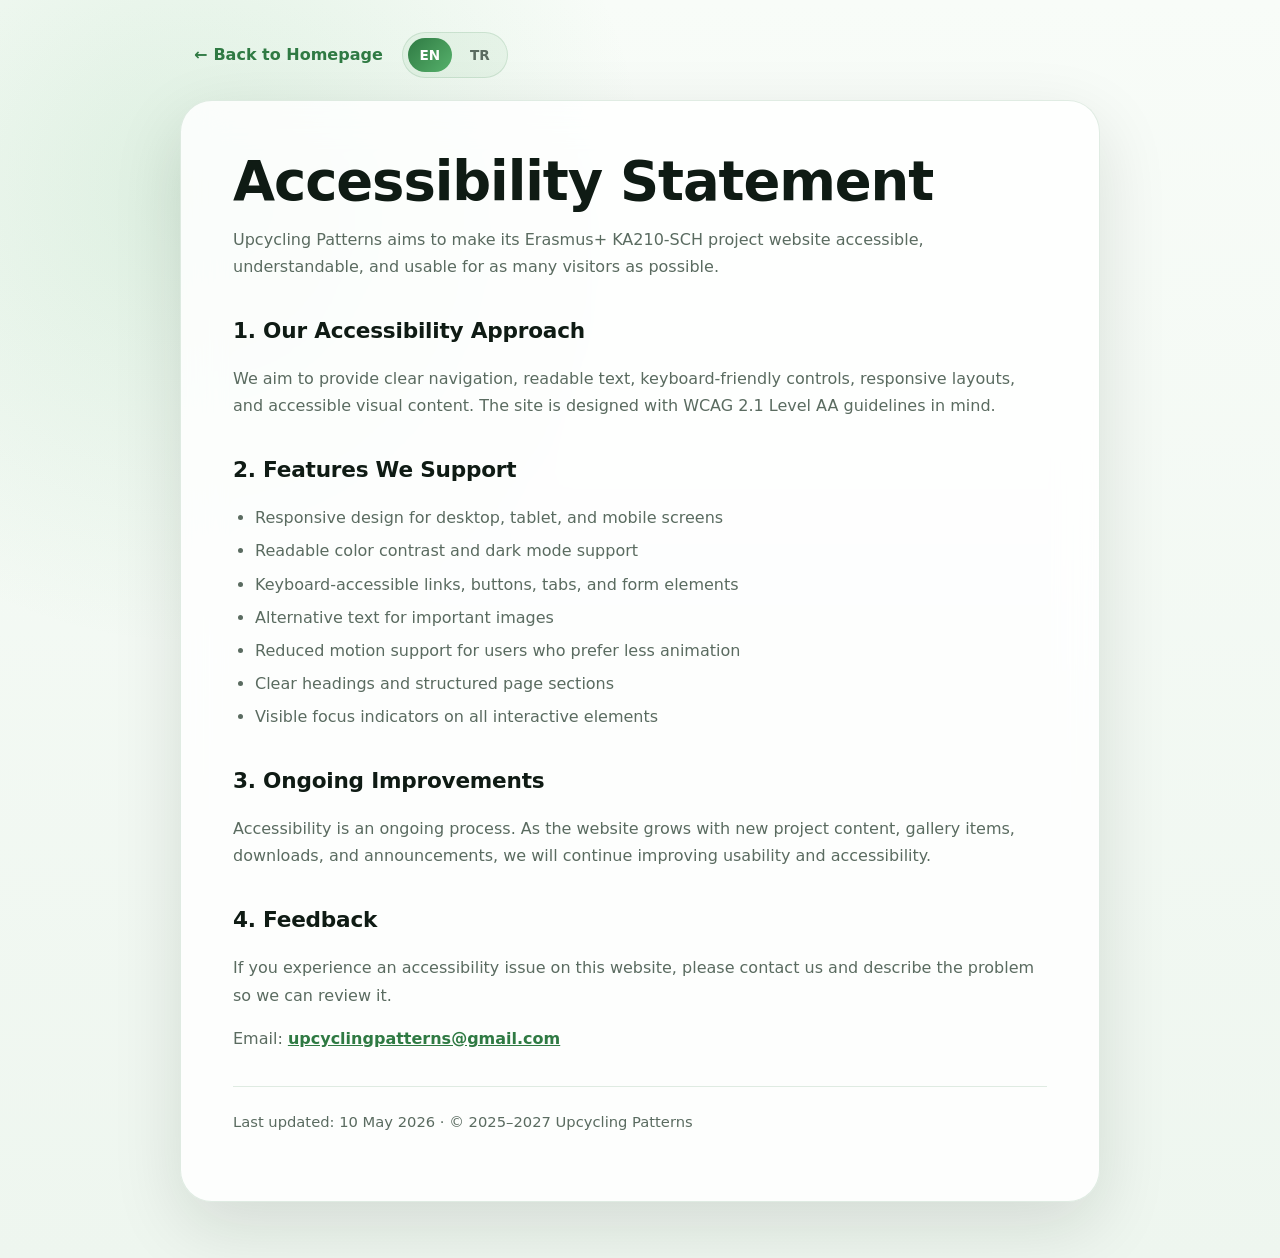
<file: accessibility.html>
<!DOCTYPE html>
<html lang="en" dir="ltr">
<head>
    <meta charset="UTF-8" />
    <meta http-equiv="X-UA-Compatible" content="IE=edge" />
    <meta name="viewport" content="width=device-width, initial-scale=1.0, viewport-fit=cover" />

    <title id="pageTitle">Accessibility Statement | Upcycling Patterns</title>
    <meta
            id="metaDescription"
            name="description"
            content="Accessibility statement for the Upcycling Patterns Erasmus+ KA210-SCH project website."
    />

    <meta name="robots" content="index, follow" />
    <meta name="googlebot" content="index, follow" />

    <meta name="theme-color" content="#2f7a43" media="(prefers-color-scheme: light)" />
    <meta name="theme-color" content="#0f1912" media="(prefers-color-scheme: dark)" />
    <meta name="color-scheme" content="light dark" />
    <meta name="referrer" content="strict-origin-when-cross-origin" />
    <meta name="format-detection" content="telephone=no, email=no, address=no" />
    <meta name="application-name" content="Upcycling Patterns" />
    <meta name="apple-mobile-web-app-title" content="UpCyc" />

    <!-- Defence-in-depth security headers (real ones live in netlify.toml) -->
    <meta http-equiv="X-Content-Type-Options" content="nosniff" />
    <meta http-equiv="Referrer-Policy" content="strict-origin-when-cross-origin" />

    <link rel="canonical" href="https://upcyclingpatterns.com/accessibility.html" />
    <link rel="alternate" hreflang="en" href="https://upcyclingpatterns.com/accessibility.html" />
    <link rel="alternate" hreflang="tr" href="https://upcyclingpatterns.com/accessibility.html?lang=tr" />
    <link rel="alternate" hreflang="x-default" href="https://upcyclingpatterns.com/accessibility.html" />

    <link rel="icon" href="/favicon.ico" sizes="any" />
    <link rel="icon" type="image/png" sizes="32x32" href="/images/favicon.png" />
    <link rel="apple-touch-icon" sizes="180x180" href="/apple-touch-icon.png" />
    <link rel="manifest" href="/manifest.webmanifest" />

    <!-- Open Graph / Twitter -->
    <meta property="og:type" content="article" />
    <meta property="og:title" content="Accessibility Statement | Upcycling Patterns" />
    <meta property="og:description" content="How the Upcycling Patterns project website supports accessibility for all visitors." />
    <meta property="og:url" content="https://upcyclingpatterns.com/accessibility.html" />
    <meta property="og:site_name" content="Upcycling Patterns" />
    <meta property="og:image" content="https://upcyclingpatterns.com/og-image.png" />
    <meta property="og:image:width" content="1200" />
    <meta property="og:image:height" content="630" />
    <meta property="og:locale" content="en_US" />
    <meta property="og:locale:alternate" content="tr_TR" />

    <meta name="twitter:card" content="summary_large_image" />
    <meta name="twitter:title" content="Accessibility Statement | Upcycling Patterns" />
    <meta name="twitter:description" content="How the Upcycling Patterns project website supports accessibility for all visitors." />
    <meta name="twitter:image" content="https://upcyclingpatterns.com/og-image.png" />

    <!-- Early theme detection (no FOUC) — syncs with main site's siteTheme key -->
    <script>
        (function () {
            try {
                var saved = localStorage.getItem("siteTheme");
                var prefersDark = window.matchMedia &&
                    window.matchMedia("(prefers-color-scheme: dark)").matches;
                var theme = (saved === "dark" || saved === "light")
                    ? saved
                    : (prefersDark ? "dark" : "light");
                document.documentElement.setAttribute("data-theme", theme);
            } catch (e) {
                document.documentElement.setAttribute("data-theme", "light");
            }
        })();
    </script>

    <style>
        :root {
            --primary: #2f7a43;
            --primary-light: #57b26c;
            --accent: #b8ff7a;
            --text-main: #0f1b14;
            --text-soft: #5a6b60;
            --bg-1: #f8fcf8;
            --bg-2: #eef6ef;
            --card: rgba(255, 255, 255, 0.84);
            --border: rgba(47, 122, 67, 0.14);
            --shadow: 0 24px 70px rgba(15, 27, 20, 0.12);
        }

        html[data-theme="dark"] {
            --text-main: #f0f7f1;
            --text-soft: #b8c5bb;
            --bg-1: #0a120d;
            --bg-2: #0f1912;
            --card: rgba(20, 32, 24, 0.84);
            --border: rgba(184, 255, 122, 0.14);
            --shadow: 0 24px 70px rgba(0, 0, 0, 0.4);
        }

        @media (prefers-color-scheme: dark) {
            :root:not([data-theme="light"]) {
                --text-main: #f0f7f1;
                --text-soft: #b8c5bb;
                --bg-1: #0a120d;
                --bg-2: #0f1912;
                --card: rgba(20, 32, 24, 0.84);
                --border: rgba(184, 255, 122, 0.14);
                --shadow: 0 24px 70px rgba(0, 0, 0, 0.4);
            }
        }

        *,
        *::before,
        *::after {
            box-sizing: border-box;
        }

        body {
            margin: 0;
            padding: 32px 16px 56px;
            font-family: Inter, system-ui, -apple-system, BlinkMacSystemFont, "Segoe UI", sans-serif;
            color: var(--text-main);
            background:
                    radial-gradient(circle at 15% 15%, rgba(87, 178, 108, 0.16), transparent 30%),
                    linear-gradient(180deg, var(--bg-1), var(--bg-2));
            line-height: 1.7;
            -webkit-font-smoothing: antialiased;
            -moz-osx-font-smoothing: grayscale;
        }

        html[data-theme="dark"] body {
            background:
                    radial-gradient(circle at 15% 15%, rgba(87, 178, 108, 0.08), transparent 30%),
                    linear-gradient(180deg, var(--bg-1), var(--bg-2));
        }

        .page {
            width: min(920px, 100%);
            margin: 0 auto;
        }

        .top-link {
            display: inline-flex;
            align-items: center;
            gap: 6px;
            margin-bottom: 20px;
            color: var(--primary);
            font-weight: 800;
            text-decoration: none;
            padding: 8px 14px;
            border-radius: 999px;
            transition: background 0.25s ease;
        }

        .top-link:hover,
        .top-link:focus-visible {
            background: rgba(87, 178, 108, 0.12);
            outline: none;
        }

        .top-link:focus-visible {
            box-shadow: 0 0 0 3px rgba(87, 178, 108, 0.35);
        }

        .card {
            padding: clamp(26px, 5vw, 52px);
            border: 1px solid var(--border);
            border-radius: 32px;
            background: var(--card);
            box-shadow: var(--shadow);
            backdrop-filter: blur(20px);
            -webkit-backdrop-filter: blur(20px);
        }

        h1 {
            margin: 0 0 16px;
            font-size: clamp(2rem, 6vw, 3.4rem);
            line-height: 1.05;
            letter-spacing: -0.02em;
        }

        h2 {
            margin: 32px 0 10px;
            font-size: 1.35rem;
            letter-spacing: -0.01em;
        }

        p,
        li {
            color: var(--text-soft);
        }

        ul {
            padding-left: 22px;
        }

        li + li {
            margin-top: 6px;
        }

        a {
            color: var(--primary);
            font-weight: 700;
        }

        a:focus-visible {
            outline: 3px solid rgba(87, 178, 108, 0.45);
            outline-offset: 3px;
            border-radius: 4px;
        }

        .lang-switch {
            display: inline-flex;
            gap: 6px;
            margin-bottom: 22px;
            padding: 5px;
            border-radius: 999px;
            background: rgba(87, 178, 108, 0.08);
            border: 1px solid var(--border);
        }

        .lang-btn {
            min-width: 44px;
            height: 34px;
            border: none;
            border-radius: 999px;
            background: transparent;
            color: var(--text-soft);
            font-size: 0.85rem;
            font-weight: 900;
            cursor: pointer;
            font-family: inherit;
            transition: background 0.2s ease, color 0.2s ease;
        }

        .lang-btn:hover {
            color: var(--primary);
            background: rgba(255, 255, 255, 0.6);
        }

        .lang-btn.active {
            color: #fff;
            background: linear-gradient(135deg, var(--primary), var(--primary-light));
        }

        .footer-note {
            margin-top: 34px;
            padding-top: 22px;
            border-top: 1px solid var(--border);
            color: var(--text-soft);
            font-size: 0.92rem;
        }

        @media (prefers-reduced-motion: reduce) {
            *,
            *::before,
            *::after {
                animation-duration: 0.01ms !important;
                transition-duration: 0.01ms !important;
            }
        }

        @media print {
            .top-link,
            .lang-switch {
                display: none !important;
            }

            .card {
                box-shadow: none !important;
                border: 1px solid #ccc !important;
            }
        }
    </style>
</head>

<body>
<main class="page">
    <a class="top-link" href="/" id="topLink">
        <span aria-hidden="true">←</span>
        <span id="topLinkText">Back to Homepage</span>
    </a>

    <div class="lang-switch" role="group" aria-label="Language Switcher">
        <button type="button" class="lang-btn active" data-lang="en" aria-pressed="true" aria-label="Switch to English">EN</button>
        <button type="button" class="lang-btn" data-lang="tr" aria-pressed="false" aria-label="Türkçe'ye geç">TR</button>
    </div>

    <article class="card">
        <h1 id="title">Accessibility Statement</h1>

        <p id="intro">
            Upcycling Patterns aims to make its Erasmus+ KA210-SCH project website accessible, understandable, and usable for as many visitors as possible.
        </p>

        <h2 id="s1">1. Our Accessibility Approach</h2>
        <p id="s1p">
            We aim to provide clear navigation, readable text, keyboard-friendly controls, responsive layouts, and accessible visual content. The site is designed with WCAG 2.1 Level AA guidelines in mind.
        </p>

        <h2 id="s2">2. Features We Support</h2>
        <ul id="featureList">
            <li id="f1">Responsive design for desktop, tablet, and mobile screens</li>
            <li id="f2">Readable color contrast and dark mode support</li>
            <li id="f3">Keyboard-accessible links, buttons, tabs, and form elements</li>
            <li id="f4">Alternative text for important images</li>
            <li id="f5">Reduced motion support for users who prefer less animation</li>
            <li id="f6">Clear headings and structured page sections</li>
            <li id="f7">Visible focus indicators on all interactive elements</li>
        </ul>

        <h2 id="s3">3. Ongoing Improvements</h2>
        <p id="s3p">
            Accessibility is an ongoing process. As the website grows with new project content, gallery items, downloads, and announcements, we will continue improving usability and accessibility.
        </p>

        <h2 id="s4">4. Feedback</h2>
        <p id="s4p">
            If you experience an accessibility issue on this website, please contact us and describe the problem so we can review it.
        </p>

        <p id="emailLine">
            Email:
            <a href="mailto:upcyclingpatterns@gmail.com">upcyclingpatterns@gmail.com</a>
        </p>

        <p class="footer-note" id="footerNote">
            Last updated: 10 May 2026 · © 2025–2027 Upcycling Patterns
        </p>
    </article>
</main>

<script>
    (function () {
        "use strict";

        var SUPPORTED = ["en", "tr"];
        var DEFAULT_LANG = "en";
        var STORAGE_KEY = "siteLanguage";

        var dict = {
            en: {
                pageTitle: "Accessibility Statement | Upcycling Patterns",
                metaDescription: "Accessibility statement for the Upcycling Patterns Erasmus+ KA210-SCH project website.",
                ogLocale: "en_US",
                topLinkText: "Back to Homepage",
                title: "Accessibility Statement",
                intro: "Upcycling Patterns aims to make its Erasmus+ KA210-SCH project website accessible, understandable, and usable for as many visitors as possible.",
                s1: "1. Our Accessibility Approach",
                s1p: "We aim to provide clear navigation, readable text, keyboard-friendly controls, responsive layouts, and accessible visual content. The site is designed with WCAG 2.1 Level AA guidelines in mind.",
                s2: "2. Features We Support",
                f1: "Responsive design for desktop, tablet, and mobile screens",
                f2: "Readable color contrast and dark mode support",
                f3: "Keyboard-accessible links, buttons, tabs, and form elements",
                f4: "Alternative text for important images",
                f5: "Reduced motion support for users who prefer less animation",
                f6: "Clear headings and structured page sections",
                f7: "Visible focus indicators on all interactive elements",
                s3: "3. Ongoing Improvements",
                s3p: "Accessibility is an ongoing process. As the website grows with new project content, gallery items, downloads, and announcements, we will continue improving usability and accessibility.",
                s4: "4. Feedback",
                s4p: "If you experience an accessibility issue on this website, please contact us and describe the problem so we can review it.",
                emailLabel: "Email:",
                footerNote: "Last updated: 10 May 2026 · © 2025–2027 Upcycling Patterns"
            },
            tr: {
                pageTitle: "Erişilebilirlik Bildirimi | Upcycling Patterns",
                metaDescription: "Upcycling Patterns Erasmus+ KA210-SCH proje web sitesi için erişilebilirlik bildirimi.",
                ogLocale: "tr_TR",
                topLinkText: "Ana Sayfaya Dön",
                title: "Erişilebilirlik Bildirimi",
                intro: "Upcycling Patterns, Erasmus+ KA210-SCH proje web sitesini olabildiğince çok ziyaretçi için erişilebilir, anlaşılır ve kullanılabilir hale getirmeyi amaçlar.",
                s1: "1. Erişilebilirlik Yaklaşımımız",
                s1p: "Net gezinme, okunabilir metin, klavye dostu kontroller, duyarlı düzenler ve erişilebilir görsel içerik sunmayı amaçlıyoruz. Site, WCAG 2.1 AA Seviyesi yönergeleri göz önünde bulundurularak tasarlanmıştır.",
                s2: "2. Desteklediğimiz Özellikler",
                f1: "Masaüstü, tablet ve mobil ekranlar için duyarlı tasarım",
                f2: "Okunabilir renk kontrastı ve koyu mod desteği",
                f3: "Klavyeyle erişilebilen bağlantılar, düğmeler, sekmeler ve form öğeleri",
                f4: "Önemli görseller için alternatif metin",
                f5: "Daha az animasyon tercih eden kullanıcılar için azaltılmış hareket desteği",
                f6: "Net başlıklar ve yapılandırılmış sayfa bölümleri",
                f7: "Tüm etkileşimli öğelerde görünür odak göstergeleri",
                s3: "3. Sürekli İyileştirmeler",
                s3p: "Erişilebilirlik devam eden bir süreçtir. Yeni proje içerikleri, galeri öğeleri, indirilebilir dosyalar ve duyurular eklendikçe kullanılabilirliği ve erişilebilirliği geliştirmeye devam edeceğiz.",
                s4: "4. Geri Bildirim",
                s4p: "Bu web sitesinde bir erişilebilirlik sorunu yaşarsanız, gözden geçirebilmemiz için lütfen bizimle iletişime geçin ve sorunu açıklayın.",
                emailLabel: "E-posta:",
                footerNote: "Son güncelleme: 10 Mayıs 2026 · © 2025–2027 Upcycling Patterns"
            }
        };

        function safeGet(k) { try { return localStorage.getItem(k); } catch (e) { return null; } }
        function safeSet(k, v) { try { localStorage.setItem(k, v); } catch (e) {} }

        function detectLang() {
            try {
                var p = new URLSearchParams(window.location.search).get("lang");
                if (p && SUPPORTED.indexOf(p.toLowerCase()) !== -1) return p.toLowerCase();
            } catch (e) {}
            var s = safeGet(STORAGE_KEY);
            if (s && SUPPORTED.indexOf(s) !== -1) return s;
            var n = ((navigator.language || navigator.userLanguage || "en") + "").toLowerCase();
            return n.indexOf("tr") === 0 ? "tr" : DEFAULT_LANG;
        }

        function setText(id, value) {
            var el = document.getElementById(id);
            if (el && typeof value === "string") el.textContent = value;
        }

        function setMeta(sel, attr, value) {
            var el = document.querySelector(sel);
            if (el && typeof value === "string") el.setAttribute(attr, value);
        }

        function applyLang(lang) {
            var L = SUPPORTED.indexOf(lang) !== -1 ? lang : DEFAULT_LANG;
            var d = dict[L];

            document.documentElement.lang = L;
            document.title = d.pageTitle;

            setMeta('#metaDescription', 'content', d.metaDescription);
            setMeta('meta[property="og:title"]', 'content', d.pageTitle);
            setMeta('meta[property="og:description"]', 'content', d.metaDescription);
            setMeta('meta[property="og:locale"]', 'content', d.ogLocale);
            setMeta('meta[name="twitter:title"]', 'content', d.pageTitle);
            setMeta('meta[name="twitter:description"]', 'content', d.metaDescription);

            setText("topLinkText", d.topLinkText);
            setText("title", d.title);
            setText("intro", d.intro);
            setText("s1", d.s1);
            setText("s1p", d.s1p);
            setText("s2", d.s2);
            setText("f1", d.f1);
            setText("f2", d.f2);
            setText("f3", d.f3);
            setText("f4", d.f4);
            setText("f5", d.f5);
            setText("f6", d.f6);
            setText("f7", d.f7);
            setText("s3", d.s3);
            setText("s3p", d.s3p);
            setText("s4", d.s4);
            setText("s4p", d.s4p);
            setText("footerNote", d.footerNote);

            // Update "Email:" label without breaking the mailto link
            var emailLine = document.getElementById("emailLine");
            if (emailLine) {
                var link = emailLine.querySelector("a");
                emailLine.innerHTML = "";
                emailLine.appendChild(document.createTextNode(d.emailLabel + " "));
                if (link) emailLine.appendChild(link);
            }

            // Language switcher state
            var btns = document.querySelectorAll(".lang-btn");
            for (var i = 0; i < btns.length; i++) {
                var active = btns[i].getAttribute("data-lang") === L;
                btns[i].classList.toggle("active", active);
                btns[i].setAttribute("aria-pressed", active ? "true" : "false");
            }

            safeSet(STORAGE_KEY, L);
        }

        function bind() {
            var btns = document.querySelectorAll(".lang-btn");
            for (var i = 0; i < btns.length; i++) {
                (function (btn) {
                    btn.addEventListener("click", function () {
                        applyLang(btn.getAttribute("data-lang"));
                    });
                })(btns[i]);
            }

            window.addEventListener("storage", function (e) {
                if (e.key === STORAGE_KEY && e.newValue && SUPPORTED.indexOf(e.newValue) !== -1) {
                    applyLang(e.newValue);
                }
            });
        }

        function init() {
            applyLang(detectLang());
            bind();
        }

        if (document.readyState === "loading") {
            document.addEventListener("DOMContentLoaded", init, { once: true });
        } else {
            init();
        }
    })();
</script>
</body>
</html>
</file>
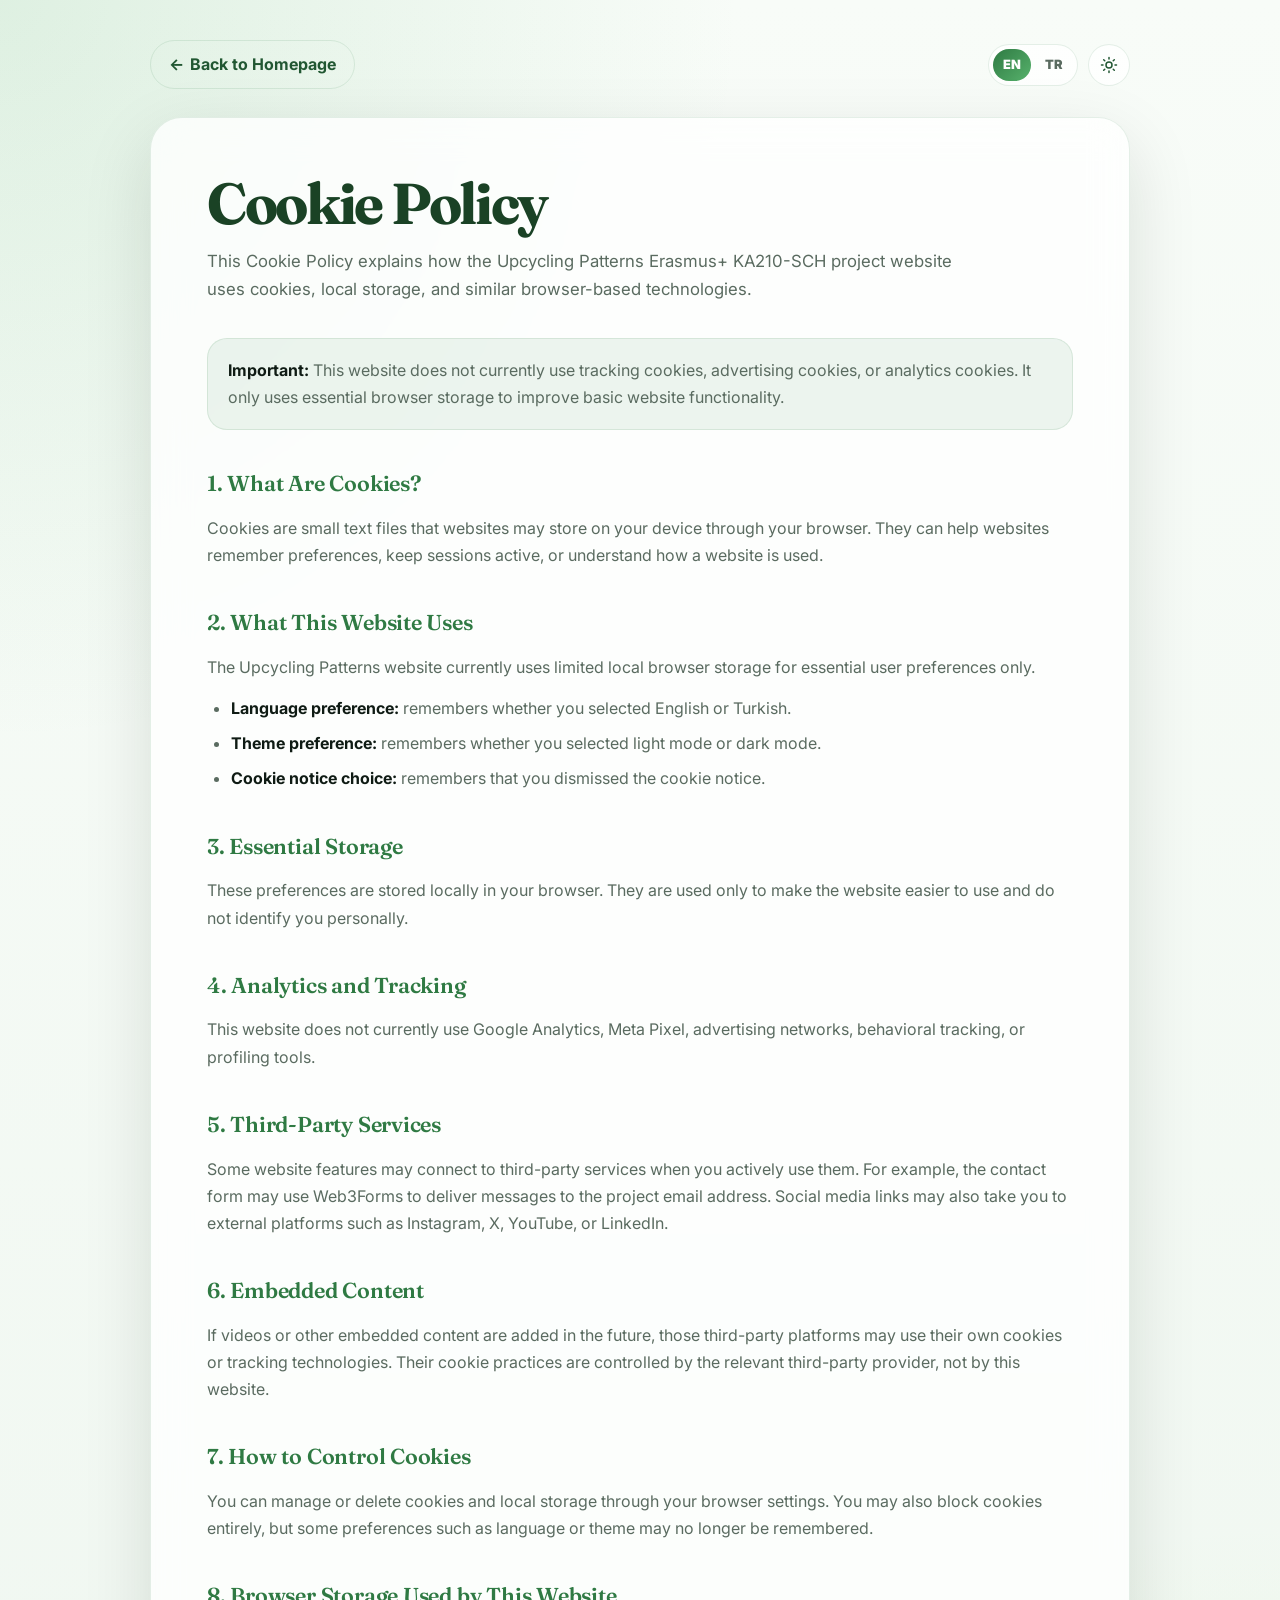
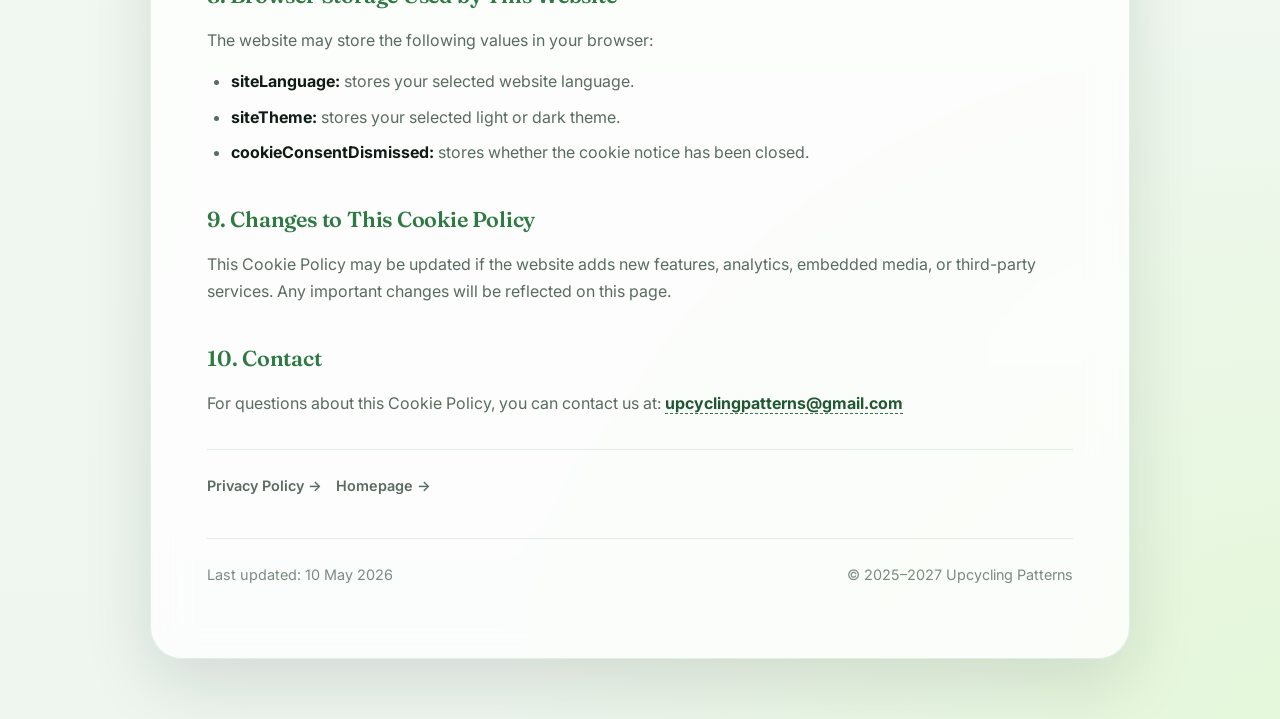
<file: cookie-policy.html>
<!DOCTYPE html>
<html lang="en" dir="ltr">
<head>
    <meta charset="UTF-8" />
    <meta http-equiv="X-UA-Compatible" content="IE=edge" />
    <meta name="viewport" content="width=device-width, initial-scale=1.0, viewport-fit=cover" />

    <title id="pageTitle">Cookie Policy | Upcycling Patterns</title>

    <meta
            id="metaDescription"
            name="description"
            content="Cookie Policy for the Upcycling Patterns Erasmus+ KA210-SCH project website."
    />
    <meta name="robots" content="index, follow" />
    <meta name="googlebot" content="index, follow" />
    <meta name="bingbot" content="index, follow" />

    <meta name="theme-color" content="#2f7a43" media="(prefers-color-scheme: light)" />
    <meta name="theme-color" content="#0f1912" media="(prefers-color-scheme: dark)" />
    <meta name="color-scheme" content="light dark" />
    <meta name="referrer" content="strict-origin-when-cross-origin" />
    <meta name="format-detection" content="telephone=no, email=no, address=no" />
    <meta name="application-name" content="Upcycling Patterns" />
    <meta name="apple-mobile-web-app-title" content="UpCyc" />

    <!-- Defence-in-depth headers (real ones live in netlify.toml) -->
    <meta http-equiv="X-Content-Type-Options" content="nosniff" />
    <meta http-equiv="Referrer-Policy" content="strict-origin-when-cross-origin" />

    <link rel="canonical" href="https://upcyclingpatterns.com/cookie-policy.html" />
    <link rel="alternate" hreflang="en" href="https://upcyclingpatterns.com/cookie-policy.html" />
    <link rel="alternate" hreflang="tr" href="https://upcyclingpatterns.com/cookie-policy.html?lang=tr" />
    <link rel="alternate" hreflang="x-default" href="https://upcyclingpatterns.com/cookie-policy.html" />

    <link rel="icon" href="/favicon.ico" sizes="any" />
    <link rel="icon" type="image/png" sizes="32x32" href="/images/favicon.png" />
    <link rel="apple-touch-icon" sizes="180x180" href="/apple-touch-icon.png" />
    <link rel="manifest" href="/manifest.webmanifest" />

    <!-- Open Graph / Twitter -->
    <meta property="og:type" content="article" />
    <meta property="og:title" content="Cookie Policy | Upcycling Patterns" />
    <meta property="og:description" content="How the Upcycling Patterns project website uses cookies and local browser storage." />
    <meta property="og:url" content="https://upcyclingpatterns.com/cookie-policy.html" />
    <meta property="og:site_name" content="Upcycling Patterns" />
    <meta property="og:image" content="https://upcyclingpatterns.com/og-image.png" />
    <meta property="og:image:width" content="1200" />
    <meta property="og:image:height" content="630" />
    <meta property="og:locale" content="en_US" />
    <meta property="og:locale:alternate" content="tr_TR" />

    <meta name="twitter:card" content="summary_large_image" />
    <meta name="twitter:title" content="Cookie Policy | Upcycling Patterns" />
    <meta name="twitter:description" content="How the Upcycling Patterns project website uses cookies and local browser storage." />
    <meta name="twitter:image" content="https://upcyclingpatterns.com/og-image.png" />

    <!-- Early theme detection (no FOUC) — syncs with main site's siteTheme key -->
    <script>
        (function () {
            "use strict";

            try {
                var savedTheme = localStorage.getItem("siteTheme");
                var prefersDark =
                    window.matchMedia &&
                    window.matchMedia("(prefers-color-scheme: dark)").matches;

                var theme =
                    savedTheme === "dark" || savedTheme === "light"
                        ? savedTheme
                        : prefersDark
                            ? "dark"
                            : "light";

                document.documentElement.setAttribute("data-theme", theme);
            } catch (error) {
                document.documentElement.setAttribute("data-theme", "light");
            }
        })();
    </script>

    <link rel="preconnect" href="https://fonts.googleapis.com" />
    <link rel="preconnect" href="https://fonts.gstatic.com" crossorigin />
    <link
            rel="stylesheet"
            href="https://fonts.googleapis.com/css2?family=Inter:wght@400;500;600;700;800;900&family=Fraunces:opsz,wght@9..144,500;9..144,700&display=swap"
    />

    <style>
        :root {
            --primary: #2f7a43;
            --primary-dark: #215732;
            --primary-deeper: #1a4225;
            --accent: #b8ff7a;
            --accent-bright: #95f053;
            --text-main: #0f1b14;
            --text-soft: #5a6b60;
            --text-muted: #7a8b80;
            --bg-1: #f8fcf8;
            --bg-2: #eef6ef;
            --card: rgba(255, 255, 255, 0.78);
            --border: rgba(47, 122, 67, 0.12);
            --shadow: 0 24px 70px rgba(15, 27, 20, 0.12);
            --display-font: "Fraunces", Georgia, serif;
            --body-font: "Inter", system-ui, -apple-system, BlinkMacSystemFont, "Segoe UI", sans-serif;
        }

        :root[data-theme="dark"] {
            --primary: #57b26c;
            --primary-dark: #95f053;
            --primary-deeper: #b8ff7a;
            --text-main: #f0f7f1;
            --text-soft: #b8c5bb;
            --text-muted: #8a9b8e;
            --bg-1: #0a120d;
            --bg-2: #0f1912;
            --card: rgba(20, 32, 24, 0.72);
            --border: rgba(184, 255, 122, 0.10);
            --shadow: 0 24px 70px rgba(0, 0, 0, 0.45);
        }

        *,
        *::before,
        *::after {
            box-sizing: border-box;
            margin: 0;
            padding: 0;
        }

        html {
            -webkit-text-size-adjust: 100%;
            text-size-adjust: 100%;
        }

        body {
            min-height: 100vh;
            font-family: var(--body-font);
            color: var(--text-main);
            line-height: 1.7;
            background:
                    radial-gradient(circle at top left, rgba(87, 178, 108, 0.16), transparent 28%),
                    radial-gradient(circle at bottom right, rgba(184, 255, 122, 0.18), transparent 30%),
                    linear-gradient(180deg, var(--bg-1), var(--bg-2));
            padding: 40px 18px 60px;
            transition: background 0.4s ease, color 0.3s ease;
            -webkit-font-smoothing: antialiased;
            -moz-osx-font-smoothing: grayscale;
            text-rendering: optimizeLegibility;
        }

        :root[data-theme="dark"] body {
            background:
                    radial-gradient(circle at top left, rgba(87, 178, 108, 0.10), transparent 35%),
                    radial-gradient(circle at bottom right, rgba(184, 255, 122, 0.06), transparent 35%),
                    linear-gradient(180deg, var(--bg-1), var(--bg-2));
        }

        a {
            color: inherit;
        }

        button {
            font: inherit;
        }

        .page {
            width: min(100%, 980px);
            margin: 0 auto;
        }

        .page-header {
            display: flex;
            align-items: center;
            justify-content: space-between;
            gap: 16px;
            flex-wrap: wrap;
            margin-bottom: 28px;
        }

        .header-actions {
            display: inline-flex;
            align-items: center;
            gap: 10px;
        }

        .top-link {
            display: inline-flex;
            align-items: center;
            gap: 6px;
            color: var(--primary-dark);
            font-weight: 700;
            text-decoration: none;
            padding: 10px 18px;
            border-radius: 999px;
            border: 1.5px solid var(--border);
            transition: all 0.25s ease;
        }

        .top-link:hover,
        .top-link:focus-visible {
            background: var(--primary);
            color: #fff;
            border-color: var(--primary);
            transform: translateY(-1px);
            outline: none;
        }

        :root[data-theme="dark"] .top-link {
            color: var(--accent-bright);
        }

        :root[data-theme="dark"] .top-link:hover,
        :root[data-theme="dark"] .top-link:focus-visible {
            background: var(--accent-bright);
            color: #0a120d;
            border-color: var(--accent-bright);
        }

        .lang-switch {
            display: inline-flex;
            gap: 4px;
            padding: 4px;
            border-radius: 999px;
            background: var(--card);
            border: 1.5px solid var(--border);
        }

        .lang-btn {
            min-width: 38px;
            height: 32px;
            border: none;
            border-radius: 999px;
            background: transparent;
            color: var(--text-soft);
            font-size: 0.8rem;
            font-weight: 900;
            cursor: pointer;
            transition: background 0.2s ease, color 0.2s ease;
        }

        .lang-btn:hover {
            color: var(--primary);
        }

        .lang-btn.active {
            color: #fff;
            background: linear-gradient(135deg, var(--primary), #57b26c);
        }

        :root[data-theme="dark"] .lang-btn.active {
            color: #0a120d;
            background: linear-gradient(135deg, var(--accent-bright), var(--accent));
        }

        .theme-toggle {
            width: 42px;
            height: 42px;
            display: inline-flex;
            align-items: center;
            justify-content: center;
            border: 1.5px solid var(--border);
            background: var(--card);
            border-radius: 999px;
            cursor: pointer;
            color: var(--primary-dark);
            transition: all 0.3s ease;
        }

        .theme-toggle:hover,
        .theme-toggle:focus-visible {
            transform: translateY(-2px);
            border-color: var(--primary);
            outline: none;
        }

        :root[data-theme="dark"] .theme-toggle {
            color: var(--accent-bright);
            border-color: rgba(184, 255, 122, 0.20);
        }

        .theme-toggle svg {
            width: 18px;
            height: 18px;
        }

        :root[data-theme="dark"] .theme-icon-sun,
        :root:not([data-theme="dark"]) .theme-icon-moon {
            display: none;
        }

        .card {
            padding: clamp(28px, 5vw, 56px);
            border: 1px solid var(--border);
            border-radius: 32px;
            background: var(--card);
            box-shadow: var(--shadow);
            backdrop-filter: blur(18px);
            -webkit-backdrop-filter: blur(18px);
        }

        h1 {
            font-family: var(--display-font);
            margin-bottom: 12px;
            font-size: clamp(2.2rem, 5vw, 3.6rem);
            font-weight: 700;
            line-height: 1.05;
            letter-spacing: -0.04em;
            color: var(--primary-deeper);
        }

        .intro {
            margin-bottom: 34px;
            color: var(--text-soft);
            font-size: 1.05rem;
            max-width: 70ch;
        }

        h2 {
            font-family: var(--display-font);
            margin: 36px 0 12px;
            font-size: 1.35rem;
            font-weight: 600;
            color: var(--primary);
            letter-spacing: -0.01em;
        }

        p {
            margin-bottom: 14px;
            color: var(--text-soft);
        }

        ul {
            margin: 10px 0 18px 24px;
            color: var(--text-soft);
        }

        li {
            margin-bottom: 8px;
        }

        strong {
            color: var(--text-main);
        }

        .email {
            color: var(--primary-dark);
            font-weight: 700;
            text-decoration: none;
            border-bottom: 1px dashed var(--primary);
        }

        .email:hover,
        .email:focus-visible {
            border-bottom-style: solid;
            outline: none;
        }

        :root[data-theme="dark"] .email {
            color: var(--accent-bright);
        }

        .notice-box {
            margin: 24px 0;
            padding: 18px 20px;
            border-radius: 20px;
            background: rgba(47, 122, 67, 0.08);
            border: 1px solid var(--border);
            color: var(--text-soft);
        }

        :root[data-theme="dark"] .notice-box {
            background: rgba(184, 255, 122, 0.06);
        }

        .related-links {
            display: flex;
            gap: 14px;
            flex-wrap: wrap;
            margin-top: 32px;
            padding-top: 24px;
            border-top: 1px solid var(--border);
        }

        .related-links a {
            font-size: 0.9rem;
            color: var(--text-soft);
            text-decoration: none;
            font-weight: 600;
        }

        .related-links a:hover,
        .related-links a:focus-visible {
            color: var(--primary);
            outline: none;
        }

        :root[data-theme="dark"] .related-links a:hover,
        :root[data-theme="dark"] .related-links a:focus-visible {
            color: var(--accent-bright);
        }

        .footer-note {
            margin-top: 40px;
            padding-top: 24px;
            border-top: 1px solid var(--border);
            font-size: 0.9rem;
            color: var(--text-muted);
            display: flex;
            justify-content: space-between;
            flex-wrap: wrap;
            gap: 12px;
        }

        @media (max-width: 640px) {
            body {
                padding: 24px 14px 42px;
            }

            .card {
                border-radius: 24px;
            }

            .page-header {
                margin-bottom: 20px;
            }
        }

        @media (prefers-reduced-motion: reduce) {
            *,
            *::before,
            *::after {
                animation-duration: 0.01ms !important;
                transition-duration: 0.01ms !important;
                scroll-behavior: auto !important;
            }
        }

        @media print {
            .page-header,
            .related-links {
                display: none !important;
            }

            .card {
                box-shadow: none !important;
                border: 1px solid #ccc !important;
                background: #fff !important;
            }
        }
    </style>
</head>

<body>
<main class="page">
    <header class="page-header">
        <a class="top-link" href="/" id="topLink">
            <span aria-hidden="true">←</span>
            <span id="topLinkText">Back to Homepage</span>
        </a>

        <div class="header-actions">
            <div class="lang-switch" role="group" aria-label="Language Switcher">
                <button type="button" class="lang-btn active" data-lang="en" aria-pressed="true" aria-label="Switch to English">EN</button>
                <button type="button" class="lang-btn" data-lang="tr" aria-pressed="false" aria-label="Türkçe'ye geç">TR</button>
            </div>

            <button
                    class="theme-toggle"
                    type="button"
                    id="themeToggle"
                    aria-label="Switch theme"
                    aria-pressed="false"
            >
                <svg class="theme-icon-sun" viewBox="0 0 24 24" fill="none" stroke="currentColor" stroke-width="2" stroke-linecap="round" stroke-linejoin="round" aria-hidden="true">
                    <circle cx="12" cy="12" r="4" />
                    <path d="M12 2v2M12 20v2M4.93 4.93l1.41 1.41M17.66 17.66l1.41 1.41M2 12h2M20 12h2M4.93 19.07l1.41-1.41M17.66 6.34l1.41-1.41" />
                </svg>

                <svg class="theme-icon-moon" viewBox="0 0 24 24" fill="none" stroke="currentColor" stroke-width="2" stroke-linecap="round" stroke-linejoin="round" aria-hidden="true">
                    <path d="M21 12.79A9 9 0 1 1 11.21 3 7 7 0 0 0 21 12.79z" />
                </svg>
            </button>
        </div>
    </header>

    <article class="card">
        <h1 id="title">Cookie Policy</h1>

        <p class="intro" id="intro">
            This Cookie Policy explains how the Upcycling Patterns Erasmus+ KA210-SCH project website uses cookies, local storage, and similar browser-based technologies.
        </p>

        <div class="notice-box" role="region" aria-labelledby="noticeStrong">
            <strong id="noticeStrong">Important:</strong>
            <span id="noticeText"> This website does not currently use tracking cookies, advertising cookies, or analytics cookies. It only uses essential browser storage to improve basic website functionality.</span>
        </div>

        <h2 id="s1">1. What Are Cookies?</h2>
        <p id="s1p">
            Cookies are small text files that websites may store on your device through your browser. They can help websites remember preferences, keep sessions active, or understand how a website is used.
        </p>

        <h2 id="s2">2. What This Website Uses</h2>
        <p id="s2p">
            The Upcycling Patterns website currently uses limited local browser storage for essential user preferences only.
        </p>

        <ul>
            <li><strong id="s2l1Label">Language preference:</strong> <span id="s2l1">remembers whether you selected English or Turkish.</span></li>
            <li><strong id="s2l2Label">Theme preference:</strong> <span id="s2l2">remembers whether you selected light mode or dark mode.</span></li>
            <li><strong id="s2l3Label">Cookie notice choice:</strong> <span id="s2l3">remembers that you dismissed the cookie notice.</span></li>
        </ul>

        <h2 id="s3">3. Essential Storage</h2>
        <p id="s3p">
            These preferences are stored locally in your browser. They are used only to make the website easier to use and do not identify you personally.
        </p>

        <h2 id="s4">4. Analytics and Tracking</h2>
        <p id="s4p">
            This website does not currently use Google Analytics, Meta Pixel, advertising networks, behavioral tracking, or profiling tools.
        </p>

        <h2 id="s5">5. Third-Party Services</h2>
        <p id="s5p">
            Some website features may connect to third-party services when you actively use them. For example, the contact form may use Web3Forms to deliver messages to the project email address. Social media links may also take you to external platforms such as Instagram, X, YouTube, or LinkedIn.
        </p>

        <h2 id="s6">6. Embedded Content</h2>
        <p id="s6p">
            If videos or other embedded content are added in the future, those third-party platforms may use their own cookies or tracking technologies. Their cookie practices are controlled by the relevant third-party provider, not by this website.
        </p>

        <h2 id="s7">7. How to Control Cookies</h2>
        <p id="s7p">
            You can manage or delete cookies and local storage through your browser settings. You may also block cookies entirely, but some preferences such as language or theme may no longer be remembered.
        </p>

        <h2 id="s8">8. Browser Storage Used by This Website</h2>
        <p id="s8p">
            The website may store the following values in your browser:
        </p>

        <ul>
            <li><strong>siteLanguage:</strong> <span id="s8l1">stores your selected website language.</span></li>
            <li><strong>siteTheme:</strong> <span id="s8l2">stores your selected light or dark theme.</span></li>
            <li><strong>cookieConsentDismissed:</strong> <span id="s8l3">stores whether the cookie notice has been closed.</span></li>
        </ul>

        <h2 id="s9">9. Changes to This Cookie Policy</h2>
        <p id="s9p">
            This Cookie Policy may be updated if the website adds new features, analytics, embedded media, or third-party services. Any important changes will be reflected on this page.
        </p>

        <h2 id="s10">10. Contact</h2>
        <p id="s10p">
            <span id="s10pText">For questions about this Cookie Policy, you can contact us at:</span>
            <a class="email" href="mailto:upcyclingpatterns@gmail.com">upcyclingpatterns@gmail.com</a>
        </p>

        <div class="related-links" aria-label="Related pages">
            <a href="/privacy-policy.html" id="relPrivacy">Privacy Policy →</a>
            <a href="/" id="relHome">Homepage →</a>
        </div>

        <p class="footer-note">
            <span id="footerUpdated">Last updated: 10 May 2026</span>
            <span>© 2025–2027 Upcycling Patterns</span>
        </p>
    </article>
</main>

<script>
    (function () {
        "use strict";

        // ─── Translations ─────────────────────────────────────────────────
        var SUPPORTED = ["en", "tr"];
        var DEFAULT_LANG = "en";
        var STORAGE_KEY = "siteLanguage";

        var dict = {
            en: {
                pageTitle: "Cookie Policy | Upcycling Patterns",
                metaDescription: "Cookie Policy for the Upcycling Patterns Erasmus+ KA210-SCH project website.",
                ogLocale: "en_US",
                topLinkText: "Back to Homepage",
                title: "Cookie Policy",
                intro: "This Cookie Policy explains how the Upcycling Patterns Erasmus+ KA210-SCH project website uses cookies, local storage, and similar browser-based technologies.",
                noticeStrong: "Important:",
                noticeText: " This website does not currently use tracking cookies, advertising cookies, or analytics cookies. It only uses essential browser storage to improve basic website functionality.",
                s1: "1. What Are Cookies?",
                s1p: "Cookies are small text files that websites may store on your device through your browser. They can help websites remember preferences, keep sessions active, or understand how a website is used.",
                s2: "2. What This Website Uses",
                s2p: "The Upcycling Patterns website currently uses limited local browser storage for essential user preferences only.",
                s2l1Label: "Language preference:",
                s2l1: "remembers whether you selected English or Turkish.",
                s2l2Label: "Theme preference:",
                s2l2: "remembers whether you selected light mode or dark mode.",
                s2l3Label: "Cookie notice choice:",
                s2l3: "remembers that you dismissed the cookie notice.",
                s3: "3. Essential Storage",
                s3p: "These preferences are stored locally in your browser. They are used only to make the website easier to use and do not identify you personally.",
                s4: "4. Analytics and Tracking",
                s4p: "This website does not currently use Google Analytics, Meta Pixel, advertising networks, behavioral tracking, or profiling tools.",
                s5: "5. Third-Party Services",
                s5p: "Some website features may connect to third-party services when you actively use them. For example, the contact form may use Web3Forms to deliver messages to the project email address. Social media links may also take you to external platforms such as Instagram, X, YouTube, or LinkedIn.",
                s6: "6. Embedded Content",
                s6p: "If videos or other embedded content are added in the future, those third-party platforms may use their own cookies or tracking technologies. Their cookie practices are controlled by the relevant third-party provider, not by this website.",
                s7: "7. How to Control Cookies",
                s7p: "You can manage or delete cookies and local storage through your browser settings. You may also block cookies entirely, but some preferences such as language or theme may no longer be remembered.",
                s8: "8. Browser Storage Used by This Website",
                s8p: "The website may store the following values in your browser:",
                s8l1: "stores your selected website language.",
                s8l2: "stores your selected light or dark theme.",
                s8l3: "stores whether the cookie notice has been closed.",
                s9: "9. Changes to This Cookie Policy",
                s9p: "This Cookie Policy may be updated if the website adds new features, analytics, embedded media, or third-party services. Any important changes will be reflected on this page.",
                s10: "10. Contact",
                s10pText: "For questions about this Cookie Policy, you can contact us at:",
                relPrivacy: "Privacy Policy →",
                relHome: "Homepage →",
                footerUpdated: "Last updated: 10 May 2026",
                themeToLight: "Switch to light mode",
                themeToDark: "Switch to dark mode"
            },
            tr: {
                pageTitle: "Çerez Politikası | Upcycling Patterns",
                metaDescription: "Upcycling Patterns Erasmus+ KA210-SCH proje web sitesi için Çerez Politikası.",
                ogLocale: "tr_TR",
                topLinkText: "Ana Sayfaya Dön",
                title: "Çerez Politikası",
                intro: "Bu Çerez Politikası, Upcycling Patterns Erasmus+ KA210-SCH proje web sitesinin çerezleri, yerel depolamayı ve benzer tarayıcı tabanlı teknolojileri nasıl kullandığını açıklar.",
                noticeStrong: "Önemli:",
                noticeText: " Bu web sitesi şu anda izleme çerezleri, reklam çerezleri veya analitik çerezler kullanmamaktadır. Yalnızca temel web sitesi işlevselliğini geliştirmek için gerekli tarayıcı depolamasını kullanır.",
                s1: "1. Çerez Nedir?",
                s1p: "Çerezler, web sitelerinin tarayıcınız aracılığıyla cihazınızda depolayabileceği küçük metin dosyalarıdır. Web sitelerinin tercihleri hatırlamasına, oturumları aktif tutmasına veya bir web sitesinin nasıl kullanıldığını anlamasına yardımcı olabilirler.",
                s2: "2. Bu Web Sitesi Neyi Kullanıyor",
                s2p: "Upcycling Patterns web sitesi şu anda yalnızca temel kullanıcı tercihleri için sınırlı yerel tarayıcı depolaması kullanır.",
                s2l1Label: "Dil tercihi:",
                s2l1: "İngilizce mi yoksa Türkçe mi seçtiğinizi hatırlar.",
                s2l2Label: "Tema tercihi:",
                s2l2: "Açık modu mu yoksa koyu modu mu seçtiğinizi hatırlar.",
                s2l3Label: "Çerez bildirimi tercihi:",
                s2l3: "Çerez bildirimini kapattığınızı hatırlar.",
                s3: "3. Temel Depolama",
                s3p: "Bu tercihler tarayıcınızda yerel olarak saklanır. Yalnızca web sitesini kullanmayı kolaylaştırmak için kullanılırlar ve sizi kişisel olarak tanımlamazlar.",
                s4: "4. Analitik ve İzleme",
                s4p: "Bu web sitesi şu anda Google Analytics, Meta Pixel, reklam ağları, davranışsal izleme veya profilleme araçları kullanmamaktadır.",
                s5: "5. Üçüncü Taraf Hizmetler",
                s5p: "Bazı web sitesi özellikleri, etkin olarak kullandığınızda üçüncü taraf hizmetlere bağlanabilir. Örneğin, iletişim formu mesajları proje e-posta adresine iletmek için Web3Forms kullanabilir. Sosyal medya bağlantıları sizi Instagram, X, YouTube veya LinkedIn gibi harici platformlara da götürebilir.",
                s6: "6. Gömülü İçerik",
                s6p: "Gelecekte videolar veya diğer gömülü içerikler eklenirse, bu üçüncü taraf platformlar kendi çerezlerini veya izleme teknolojilerini kullanabilir. Çerez uygulamaları bu web sitesi tarafından değil, ilgili üçüncü taraf sağlayıcı tarafından kontrol edilir.",
                s7: "7. Çerezleri Nasıl Kontrol Edersiniz",
                s7p: "Tarayıcı ayarlarınız aracılığıyla çerezleri ve yerel depolamayı yönetebilir veya silebilirsiniz. Çerezleri tamamen engelleyebilirsiniz ancak dil veya tema gibi bazı tercihler artık hatırlanmayabilir.",
                s8: "8. Bu Web Sitesinin Kullandığı Tarayıcı Depolaması",
                s8p: "Web sitesi tarayıcınızda aşağıdaki değerleri saklayabilir:",
                s8l1: "Seçtiğiniz web sitesi dilini saklar.",
                s8l2: "Seçtiğiniz açık veya koyu temayı saklar.",
                s8l3: "Çerez bildiriminin kapatılıp kapatılmadığını saklar.",
                s9: "9. Bu Çerez Politikasındaki Değişiklikler",
                s9p: "Web sitesi yeni özellikler, analitik, gömülü medya veya üçüncü taraf hizmetler eklerse bu Çerez Politikası güncellenebilir. Önemli değişiklikler bu sayfaya yansıtılacaktır.",
                s10: "10. İletişim",
                s10pText: "Bu Çerez Politikası hakkındaki sorularınız için bizimle şu adresten iletişime geçebilirsiniz:",
                relPrivacy: "Gizlilik Politikası →",
                relHome: "Ana Sayfa →",
                footerUpdated: "Son güncelleme: 10 Mayıs 2026",
                themeToLight: "Açık moda geç",
                themeToDark: "Koyu moda geç"
            }
        };

        // ─── Safe storage helpers ─────────────────────────────────────────
        function safeGet(k) {
            try { return localStorage.getItem(k); } catch (e) { return null; }
        }

        function safeSet(k, v) {
            try { localStorage.setItem(k, v); } catch (e) { /* quota / disabled */ }
        }

        // ─── Language detection ───────────────────────────────────────────
        function detectLang() {
            try {
                var p = new URLSearchParams(window.location.search).get("lang");
                if (p && SUPPORTED.indexOf(p.toLowerCase()) !== -1) return p.toLowerCase();
            } catch (e) {}

            var s = safeGet(STORAGE_KEY);
            if (s && SUPPORTED.indexOf(s) !== -1) return s;

            var n = ((navigator.language || navigator.userLanguage || "en") + "").toLowerCase();
            return n.indexOf("tr") === 0 ? "tr" : DEFAULT_LANG;
        }

        function setText(id, value) {
            var el = document.getElementById(id);
            if (el && typeof value === "string") el.textContent = value;
        }

        function setMeta(sel, attr, value) {
            var el = document.querySelector(sel);
            if (el && typeof value === "string") el.setAttribute(attr, value);
        }

        // ─── Apply language ───────────────────────────────────────────────
        function applyLang(lang) {
            var L = SUPPORTED.indexOf(lang) !== -1 ? lang : DEFAULT_LANG;
            var d = dict[L];

            document.documentElement.lang = L;
            document.title = d.pageTitle;

            setMeta('#metaDescription', 'content', d.metaDescription);
            setMeta('meta[property="og:title"]', 'content', d.pageTitle);
            setMeta('meta[property="og:description"]', 'content', d.metaDescription);
            setMeta('meta[property="og:locale"]', 'content', d.ogLocale);
            setMeta('meta[name="twitter:title"]', 'content', d.pageTitle);
            setMeta('meta[name="twitter:description"]', 'content', d.metaDescription);

            setText("topLinkText", d.topLinkText);
            setText("title", d.title);
            setText("intro", d.intro);
            setText("noticeStrong", d.noticeStrong);
            setText("noticeText", d.noticeText);

            setText("s1", d.s1);
            setText("s1p", d.s1p);
            setText("s2", d.s2);
            setText("s2p", d.s2p);
            setText("s2l1Label", d.s2l1Label);
            setText("s2l1", d.s2l1);
            setText("s2l2Label", d.s2l2Label);
            setText("s2l2", d.s2l2);
            setText("s2l3Label", d.s2l3Label);
            setText("s2l3", d.s2l3);

            setText("s3", d.s3);
            setText("s3p", d.s3p);
            setText("s4", d.s4);
            setText("s4p", d.s4p);
            setText("s5", d.s5);
            setText("s5p", d.s5p);
            setText("s6", d.s6);
            setText("s6p", d.s6p);
            setText("s7", d.s7);
            setText("s7p", d.s7p);
            setText("s8", d.s8);
            setText("s8p", d.s8p);
            setText("s8l1", d.s8l1);
            setText("s8l2", d.s8l2);
            setText("s8l3", d.s8l3);
            setText("s9", d.s9);
            setText("s9p", d.s9p);
            setText("s10", d.s10);
            setText("s10pText", d.s10pText);

            setText("relPrivacy", d.relPrivacy);
            setText("relHome", d.relHome);
            setText("footerUpdated", d.footerUpdated);

            // Language switcher state
            var btns = document.querySelectorAll(".lang-btn");
            for (var i = 0; i < btns.length; i++) {
                var active = btns[i].getAttribute("data-lang") === L;
                btns[i].classList.toggle("active", active);
                btns[i].setAttribute("aria-pressed", active ? "true" : "false");
            }

            // Theme toggle label localization
            updateThemeButton(getTheme(), d);

            safeSet(STORAGE_KEY, L);
        }

        // ─── Theme toggle ─────────────────────────────────────────────────
        var themeBtn = document.getElementById("themeToggle");
        var currentLangDict = function () {
            var L = safeGet(STORAGE_KEY);
            return dict[SUPPORTED.indexOf(L) !== -1 ? L : DEFAULT_LANG];
        };

        function getTheme() {
            return document.documentElement.getAttribute("data-theme") === "dark"
                ? "dark"
                : "light";
        }

        function updateThemeButton(theme, d) {
            if (!themeBtn) return;
            d = d || currentLangDict();

            themeBtn.setAttribute("aria-label", theme === "dark" ? d.themeToLight : d.themeToDark);
            themeBtn.setAttribute("aria-pressed", theme === "dark" ? "true" : "false");
        }

        function setTheme(theme) {
            document.documentElement.setAttribute("data-theme", theme);
            safeSet("siteTheme", theme);
            updateThemeButton(theme);
        }

        // ─── Bind events ──────────────────────────────────────────────────
        function bind() {
            // Language buttons
            var langBtns = document.querySelectorAll(".lang-btn");
            for (var i = 0; i < langBtns.length; i++) {
                (function (btn) {
                    btn.addEventListener("click", function () {
                        applyLang(btn.getAttribute("data-lang"));
                    });
                })(langBtns[i]);
            }

            // Theme toggle
            if (themeBtn) {
                themeBtn.addEventListener("click", function () {
                    setTheme(getTheme() === "dark" ? "light" : "dark");
                });
            }

            // Cross-tab sync
            window.addEventListener("storage", function (e) {
                if (e.key === STORAGE_KEY && e.newValue && SUPPORTED.indexOf(e.newValue) !== -1) {
                    applyLang(e.newValue);
                }
                if (e.key === "siteTheme" && (e.newValue === "dark" || e.newValue === "light")) {
                    document.documentElement.setAttribute("data-theme", e.newValue);
                    updateThemeButton(e.newValue);
                }
            });
        }

        // ─── Init ─────────────────────────────────────────────────────────
        function init() {
            applyLang(detectLang());
            updateThemeButton(getTheme());
            bind();
        }

        if (document.readyState === "loading") {
            document.addEventListener("DOMContentLoaded", init, { once: true });
        } else {
            init();
        }
    })();
</script>
</body>
</html>
</file>
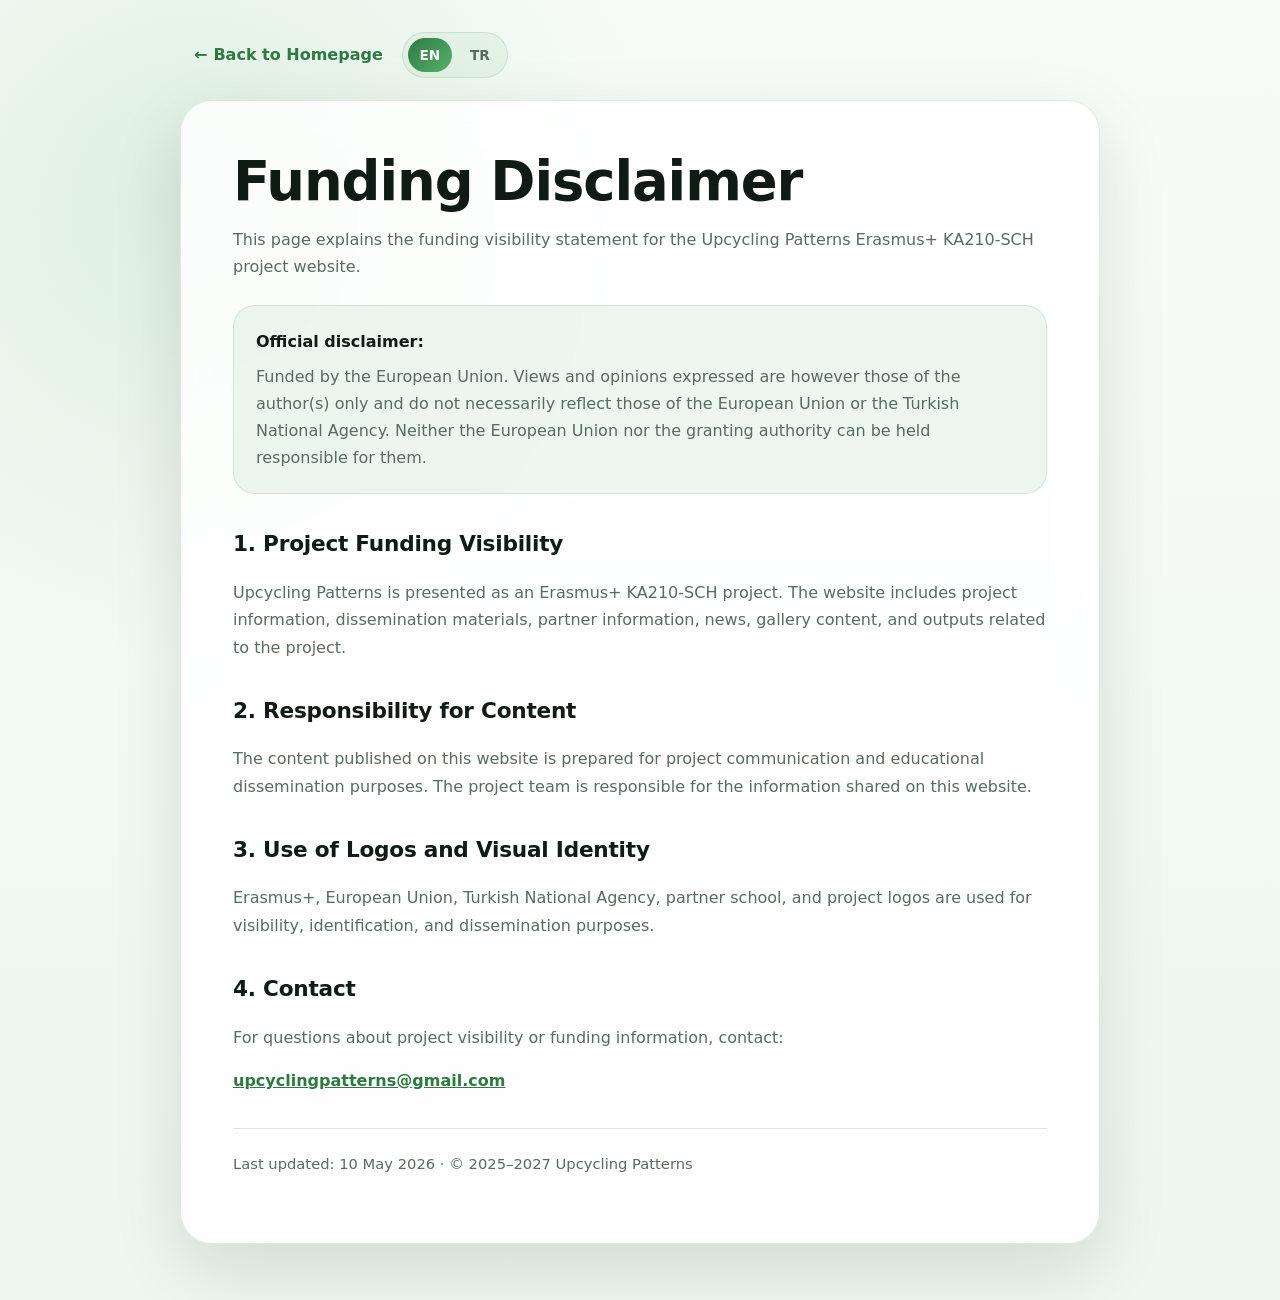
<file: funding-disclaimer.html>
<!DOCTYPE html>
<html lang="en" dir="ltr">
<head>
    <meta charset="UTF-8" />
    <meta http-equiv="X-UA-Compatible" content="IE=edge" />
    <meta name="viewport" content="width=device-width, initial-scale=1.0, viewport-fit=cover" />

    <title id="pageTitle">Funding Disclaimer | Upcycling Patterns</title>
    <meta
            id="metaDescription"
            name="description"
            content="Funding disclaimer for the Upcycling Patterns Erasmus+ KA210-SCH project website."
    />

    <meta name="robots" content="index, follow" />
    <meta name="googlebot" content="index, follow" />

    <meta name="theme-color" content="#2f7a43" media="(prefers-color-scheme: light)" />
    <meta name="theme-color" content="#0f1912" media="(prefers-color-scheme: dark)" />
    <meta name="color-scheme" content="light dark" />
    <meta name="referrer" content="strict-origin-when-cross-origin" />
    <meta name="format-detection" content="telephone=no, email=no, address=no" />
    <meta name="application-name" content="Upcycling Patterns" />
    <meta name="apple-mobile-web-app-title" content="UpCyc" />

    <meta http-equiv="X-Content-Type-Options" content="nosniff" />
    <meta http-equiv="Referrer-Policy" content="strict-origin-when-cross-origin" />

    <link rel="canonical" href="https://upcyclingpatterns.com/funding-disclaimer.html" />
    <link rel="alternate" hreflang="en" href="https://upcyclingpatterns.com/funding-disclaimer.html" />
    <link rel="alternate" hreflang="tr" href="https://upcyclingpatterns.com/funding-disclaimer.html?lang=tr" />
    <link rel="alternate" hreflang="x-default" href="https://upcyclingpatterns.com/funding-disclaimer.html" />

    <link rel="icon" href="/favicon.ico" sizes="any" />
    <link rel="icon" type="image/png" sizes="32x32" href="/images/favicon.png" />
    <link rel="apple-touch-icon" sizes="180x180" href="/apple-touch-icon.png" />
    <link rel="manifest" href="/manifest.webmanifest" />

    <meta property="og:type" content="article" />
    <meta property="og:title" content="Funding Disclaimer | Upcycling Patterns" />
    <meta property="og:description" content="Funding visibility statement for the Upcycling Patterns Erasmus+ project." />
    <meta property="og:url" content="https://upcyclingpatterns.com/funding-disclaimer.html" />
    <meta property="og:site_name" content="Upcycling Patterns" />
    <meta property="og:image" content="https://upcyclingpatterns.com/og-image.png" />
    <meta property="og:image:width" content="1200" />
    <meta property="og:image:height" content="630" />
    <meta property="og:locale" content="en_US" />
    <meta property="og:locale:alternate" content="tr_TR" />

    <meta name="twitter:card" content="summary_large_image" />
    <meta name="twitter:title" content="Funding Disclaimer | Upcycling Patterns" />
    <meta name="twitter:description" content="Funding visibility statement for the Upcycling Patterns Erasmus+ project." />
    <meta name="twitter:image" content="https://upcyclingpatterns.com/og-image.png" />

    <!-- Early theme detection (no FOUC) -->
    <script>
        (function () {
            try {
                var saved = localStorage.getItem("siteTheme");
                var prefersDark = window.matchMedia &&
                    window.matchMedia("(prefers-color-scheme: dark)").matches;
                var theme = (saved === "dark" || saved === "light")
                    ? saved
                    : (prefersDark ? "dark" : "light");
                document.documentElement.setAttribute("data-theme", theme);
            } catch (e) {
                document.documentElement.setAttribute("data-theme", "light");
            }
        })();
    </script>

    <style>
        :root {
            --primary: #2f7a43;
            --primary-light: #57b26c;
            --accent: #b8ff7a;
            --text-main: #0f1b14;
            --text-soft: #5a6b60;
            --bg-1: #f8fcf8;
            --bg-2: #eef6ef;
            --card: rgba(255, 255, 255, 0.84);
            --border: rgba(47, 122, 67, 0.14);
            --shadow: 0 24px 70px rgba(15, 27, 20, 0.12);
            --notice-bg: rgba(87, 178, 108, 0.10);
        }

        html[data-theme="dark"] {
            --text-main: #f0f7f1;
            --text-soft: #b8c5bb;
            --bg-1: #0a120d;
            --bg-2: #0f1912;
            --card: rgba(20, 32, 24, 0.84);
            --border: rgba(184, 255, 122, 0.14);
            --shadow: 0 24px 70px rgba(0, 0, 0, 0.4);
            --notice-bg: rgba(184, 255, 122, 0.06);
        }

        @media (prefers-color-scheme: dark) {
            :root:not([data-theme="light"]) {
                --text-main: #f0f7f1;
                --text-soft: #b8c5bb;
                --bg-1: #0a120d;
                --bg-2: #0f1912;
                --card: rgba(20, 32, 24, 0.84);
                --border: rgba(184, 255, 122, 0.14);
                --shadow: 0 24px 70px rgba(0, 0, 0, 0.4);
                --notice-bg: rgba(184, 255, 122, 0.06);
            }
        }

        *,
        *::before,
        *::after { box-sizing: border-box; }

        body {
            margin: 0;
            padding: 32px 16px 56px;
            font-family: Inter, system-ui, -apple-system, BlinkMacSystemFont, "Segoe UI", sans-serif;
            color: var(--text-main);
            background:
                    radial-gradient(circle at 15% 15%, rgba(87, 178, 108, 0.16), transparent 30%),
                    linear-gradient(180deg, var(--bg-1), var(--bg-2));
            line-height: 1.7;
            -webkit-font-smoothing: antialiased;
            -moz-osx-font-smoothing: grayscale;
        }

        html[data-theme="dark"] body {
            background:
                    radial-gradient(circle at 15% 15%, rgba(87, 178, 108, 0.08), transparent 30%),
                    linear-gradient(180deg, var(--bg-1), var(--bg-2));
        }

        .page { width: min(920px, 100%); margin: 0 auto; }

        .top-link {
            display: inline-flex;
            align-items: center;
            gap: 6px;
            margin-bottom: 20px;
            color: var(--primary);
            font-weight: 800;
            text-decoration: none;
            padding: 8px 14px;
            border-radius: 999px;
            transition: background 0.25s ease;
        }

        .top-link:hover,
        .top-link:focus-visible {
            background: rgba(87, 178, 108, 0.12);
            outline: none;
        }

        .top-link:focus-visible {
            box-shadow: 0 0 0 3px rgba(87, 178, 108, 0.35);
        }

        .card {
            padding: clamp(26px, 5vw, 52px);
            border: 1px solid var(--border);
            border-radius: 32px;
            background: var(--card);
            box-shadow: var(--shadow);
            backdrop-filter: blur(20px);
            -webkit-backdrop-filter: blur(20px);
        }

        h1 {
            margin: 0 0 16px;
            font-size: clamp(2rem, 6vw, 3.4rem);
            line-height: 1.05;
            letter-spacing: -0.02em;
        }

        h2 {
            margin: 32px 0 10px;
            font-size: 1.35rem;
            letter-spacing: -0.01em;
        }

        p,
        li { color: var(--text-soft); }

        ul { padding-left: 22px; }

        strong { color: var(--text-main); }

        .notice {
            margin: 24px 0;
            padding: 22px;
            border-radius: 22px;
            border: 1px solid var(--border);
            background: var(--notice-bg);
        }

        .notice p {
            margin: 8px 0 0;
        }

        a {
            color: var(--primary);
            font-weight: 700;
        }

        a:focus-visible {
            outline: 3px solid rgba(87, 178, 108, 0.45);
            outline-offset: 3px;
            border-radius: 4px;
        }

        .lang-switch {
            display: inline-flex;
            gap: 6px;
            margin-bottom: 22px;
            padding: 5px;
            border-radius: 999px;
            background: rgba(87, 178, 108, 0.08);
            border: 1px solid var(--border);
        }

        .lang-btn {
            min-width: 44px;
            height: 34px;
            border: none;
            border-radius: 999px;
            background: transparent;
            color: var(--text-soft);
            font-size: 0.85rem;
            font-weight: 900;
            cursor: pointer;
            font-family: inherit;
            transition: background 0.2s ease, color 0.2s ease;
        }

        .lang-btn:hover {
            color: var(--primary);
            background: rgba(255, 255, 255, 0.6);
        }

        .lang-btn.active {
            color: #fff;
            background: linear-gradient(135deg, var(--primary), var(--primary-light));
        }

        .footer-note {
            margin-top: 34px;
            padding-top: 22px;
            border-top: 1px solid var(--border);
            color: var(--text-soft);
            font-size: 0.92rem;
        }

        @media (prefers-reduced-motion: reduce) {
            *,
            *::before,
            *::after {
                animation-duration: 0.01ms !important;
                transition-duration: 0.01ms !important;
            }
        }

        @media print {
            .top-link,
            .lang-switch { display: none !important; }

            .card {
                box-shadow: none !important;
                border: 1px solid #ccc !important;
            }
        }
    </style>
</head>

<body>
<main class="page">
    <a class="top-link" href="/" id="topLink">
        <span aria-hidden="true">←</span>
        <span id="topLinkText">Back to Homepage</span>
    </a>

    <div class="lang-switch" role="group" aria-label="Language Switcher">
        <button type="button" class="lang-btn active" data-lang="en" aria-pressed="true" aria-label="Switch to English">EN</button>
        <button type="button" class="lang-btn" data-lang="tr" aria-pressed="false" aria-label="Türkçe'ye geç">TR</button>
    </div>

    <article class="card">
        <h1 id="title">Funding Disclaimer</h1>

        <p id="intro">
            This page explains the funding visibility statement for the Upcycling Patterns Erasmus+ KA210-SCH project website.
        </p>

        <div class="notice" role="region" aria-labelledby="noticeLabel">
            <strong id="noticeLabel">Official disclaimer:</strong>
            <p id="noticeText">
                Funded by the European Union. Views and opinions expressed are however those of the author(s) only and do not necessarily reflect those of the European Union or the Turkish National Agency. Neither the European Union nor the granting authority can be held responsible for them.
            </p>
        </div>

        <h2 id="s1">1. Project Funding Visibility</h2>
        <p id="s1p">
            Upcycling Patterns is presented as an Erasmus+ KA210-SCH project. The website includes project information, dissemination materials, partner information, news, gallery content, and outputs related to the project.
        </p>

        <h2 id="s2">2. Responsibility for Content</h2>
        <p id="s2p">
            The content published on this website is prepared for project communication and educational dissemination purposes. The project team is responsible for the information shared on this website.
        </p>

        <h2 id="s3">3. Use of Logos and Visual Identity</h2>
        <p id="s3p">
            Erasmus+, European Union, Turkish National Agency, partner school, and project logos are used for visibility, identification, and dissemination purposes.
        </p>

        <h2 id="s4">4. Contact</h2>
        <p id="s4p">
            For questions about project visibility or funding information, contact:
        </p>
        <p id="emailLine">
            <a href="mailto:upcyclingpatterns@gmail.com">upcyclingpatterns@gmail.com</a>
        </p>

        <p class="footer-note" id="footerNote">
            Last updated: 10 May 2026 · © 2025–2027 Upcycling Patterns
        </p>
    </article>
</main>

<script>
    (function () {
        "use strict";

        var SUPPORTED = ["en", "tr"];
        var DEFAULT_LANG = "en";
        var STORAGE_KEY = "siteLanguage";

        var dict = {
            en: {
                pageTitle: "Funding Disclaimer | Upcycling Patterns",
                metaDescription: "Funding disclaimer for the Upcycling Patterns Erasmus+ KA210-SCH project website.",
                ogLocale: "en_US",
                topLinkText: "Back to Homepage",
                title: "Funding Disclaimer",
                intro: "This page explains the funding visibility statement for the Upcycling Patterns Erasmus+ KA210-SCH project website.",
                noticeLabel: "Official disclaimer:",
                noticeText: "Funded by the European Union. Views and opinions expressed are however those of the author(s) only and do not necessarily reflect those of the European Union or the Turkish National Agency. Neither the European Union nor the granting authority can be held responsible for them.",
                s1: "1. Project Funding Visibility",
                s1p: "Upcycling Patterns is presented as an Erasmus+ KA210-SCH project. The website includes project information, dissemination materials, partner information, news, gallery content, and outputs related to the project.",
                s2: "2. Responsibility for Content",
                s2p: "The content published on this website is prepared for project communication and educational dissemination purposes. The project team is responsible for the information shared on this website.",
                s3: "3. Use of Logos and Visual Identity",
                s3p: "Erasmus+, European Union, Turkish National Agency, partner school, and project logos are used for visibility, identification, and dissemination purposes.",
                s4: "4. Contact",
                s4p: "For questions about project visibility or funding information, contact:",
                footerNote: "Last updated: 10 May 2026 · © 2025–2027 Upcycling Patterns"
            },
            tr: {
                pageTitle: "Finansman Bildirimi | Upcycling Patterns",
                metaDescription: "Upcycling Patterns Erasmus+ KA210-SCH proje web sitesi için finansman bildirimi.",
                ogLocale: "tr_TR",
                topLinkText: "Ana Sayfaya Dön",
                title: "Finansman Bildirimi",
                intro: "Bu sayfa, Upcycling Patterns Erasmus+ KA210-SCH proje web sitesi için finansman görünürlük bildirimini açıklar.",
                noticeLabel: "Resmî bildirim:",
                noticeText: "Avrupa Birliği tarafından finanse edilmektedir. Burada ifade edilen görüş ve düşünceler yalnızca yazar(lar)ına aittir; Avrupa Birliği veya Türkiye Ulusal Ajansı'nın görüşlerini yansıtmak zorunda değildir. Bu görüşlerden ne Avrupa Birliği ne de hibe veren makam sorumlu tutulabilir.",
                s1: "1. Proje Finansman Görünürlüğü",
                s1p: "Upcycling Patterns bir Erasmus+ KA210-SCH projesi olarak sunulmaktadır. Web sitesi; proje bilgileri, yaygınlaştırma materyalleri, ortak bilgileri, haberler, galeri içeriği ve projeyle ilgili çıktıları içerir.",
                s2: "2. İçerikten Sorumluluk",
                s2p: "Bu web sitesinde yayımlanan içerikler, proje iletişimi ve eğitsel yaygınlaştırma amacıyla hazırlanmıştır. Proje ekibi, bu web sitesinde paylaşılan bilgilerden sorumludur.",
                s3: "3. Logoların ve Görsel Kimliğin Kullanımı",
                s3p: "Erasmus+, Avrupa Birliği, Türkiye Ulusal Ajansı, ortak okul ve proje logoları; görünürlük, tanıtım ve yaygınlaştırma amaçlarıyla kullanılır.",
                s4: "4. İletişim",
                s4p: "Proje görünürlüğü veya finansman bilgileri hakkındaki sorularınız için iletişime geçin:",
                footerNote: "Son güncelleme: 10 Mayıs 2026 · © 2025–2027 Upcycling Patterns"
            }
        };

        function safeGet(k) { try { return localStorage.getItem(k); } catch (e) { return null; } }
        function safeSet(k, v) { try { localStorage.setItem(k, v); } catch (e) {} }

        function detectLang() {
            try {
                var p = new URLSearchParams(window.location.search).get("lang");
                if (p && SUPPORTED.indexOf(p.toLowerCase()) !== -1) return p.toLowerCase();
            } catch (e) {}
            var s = safeGet(STORAGE_KEY);
            if (s && SUPPORTED.indexOf(s) !== -1) return s;
            var n = ((navigator.language || navigator.userLanguage || "en") + "").toLowerCase();
            return n.indexOf("tr") === 0 ? "tr" : DEFAULT_LANG;
        }

        function setText(id, value) {
            var el = document.getElementById(id);
            if (el && typeof value === "string") el.textContent = value;
        }

        function setMeta(sel, attr, value) {
            var el = document.querySelector(sel);
            if (el && typeof value === "string") el.setAttribute(attr, value);
        }

        function applyLang(lang) {
            var L = SUPPORTED.indexOf(lang) !== -1 ? lang : DEFAULT_LANG;
            var d = dict[L];

            document.documentElement.lang = L;
            document.title = d.pageTitle;

            setMeta('#metaDescription', 'content', d.metaDescription);
            setMeta('meta[property="og:title"]', 'content', d.pageTitle);
            setMeta('meta[property="og:description"]', 'content', d.metaDescription);
            setMeta('meta[property="og:locale"]', 'content', d.ogLocale);
            setMeta('meta[name="twitter:title"]', 'content', d.pageTitle);
            setMeta('meta[name="twitter:description"]', 'content', d.metaDescription);

            setText("topLinkText", d.topLinkText);
            setText("title", d.title);
            setText("intro", d.intro);
            setText("noticeLabel", d.noticeLabel);
            setText("noticeText", d.noticeText);
            setText("s1", d.s1);
            setText("s1p", d.s1p);
            setText("s2", d.s2);
            setText("s2p", d.s2p);
            setText("s3", d.s3);
            setText("s3p", d.s3p);
            setText("s4", d.s4);
            setText("s4p", d.s4p);
            setText("footerNote", d.footerNote);

            var btns = document.querySelectorAll(".lang-btn");
            for (var i = 0; i < btns.length; i++) {
                var active = btns[i].getAttribute("data-lang") === L;
                btns[i].classList.toggle("active", active);
                btns[i].setAttribute("aria-pressed", active ? "true" : "false");
            }

            safeSet(STORAGE_KEY, L);
        }

        function bind() {
            var btns = document.querySelectorAll(".lang-btn");
            for (var i = 0; i < btns.length; i++) {
                (function (btn) {
                    btn.addEventListener("click", function () {
                        applyLang(btn.getAttribute("data-lang"));
                    });
                })(btns[i]);
            }

            window.addEventListener("storage", function (e) {
                if (e.key === STORAGE_KEY && e.newValue && SUPPORTED.indexOf(e.newValue) !== -1) {
                    applyLang(e.newValue);
                }
            });
        }

        function init() {
            applyLang(detectLang());
            bind();
        }

        if (document.readyState === "loading") {
            document.addEventListener("DOMContentLoaded", init, { once: true });
        } else {
            init();
        }
    })();
</script>
</body>
</html>
</file>
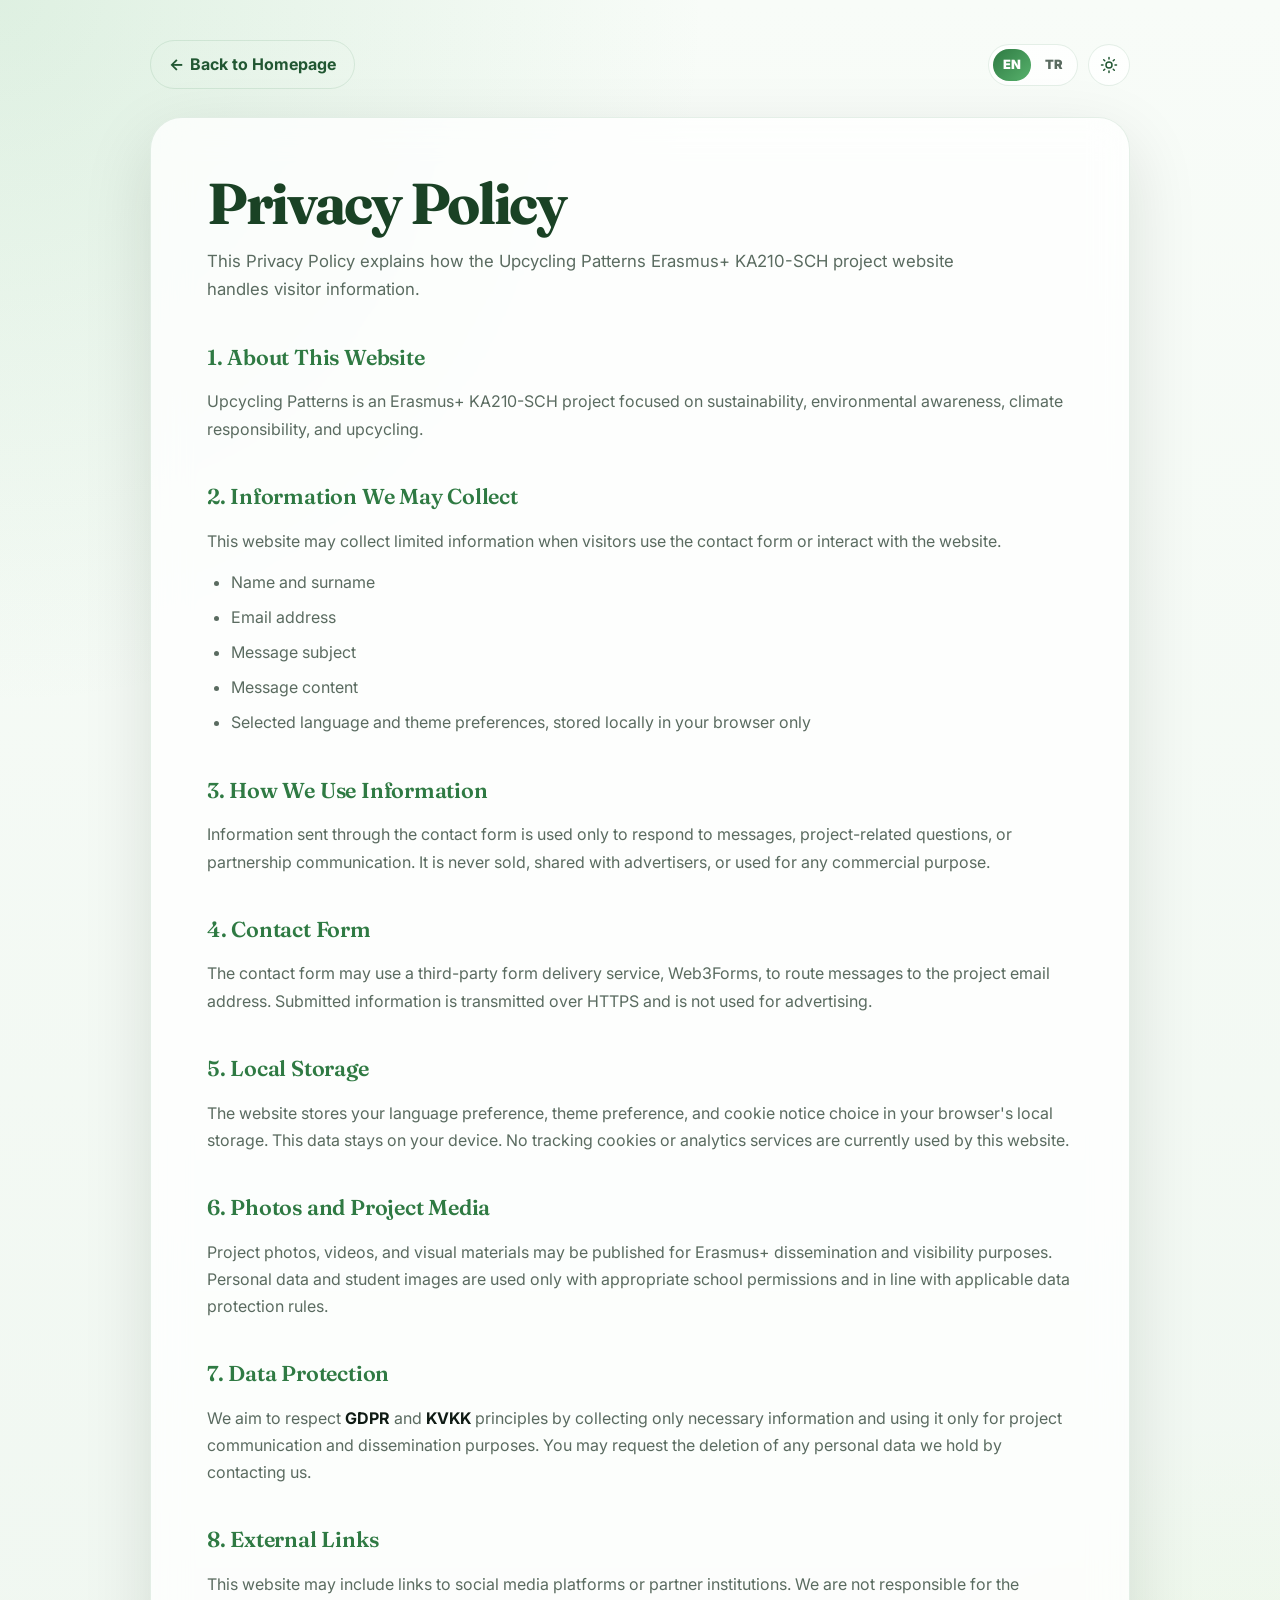
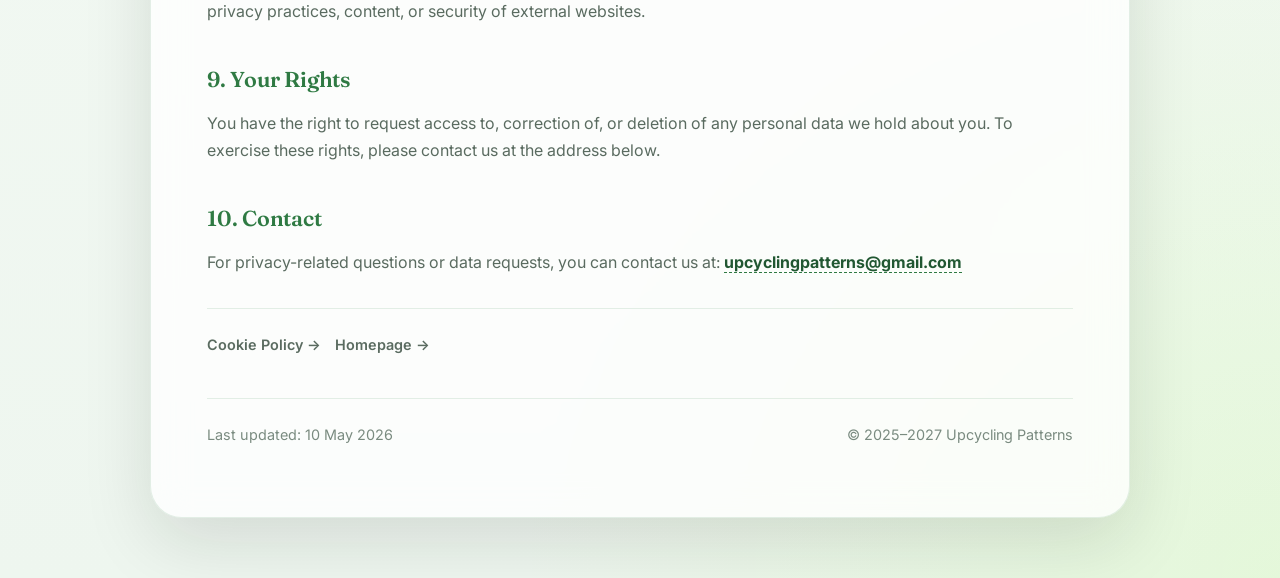
<file: privacy-policy.html>
<!DOCTYPE html>
<html lang="en" dir="ltr">
<head>
    <meta charset="UTF-8" />
    <meta http-equiv="X-UA-Compatible" content="IE=edge" />
    <meta name="viewport" content="width=device-width, initial-scale=1.0, viewport-fit=cover" />

    <title id="pageTitle">Privacy Policy | Upcycling Patterns</title>

    <meta
            id="metaDescription"
            name="description"
            content="Privacy Policy for the Upcycling Patterns Erasmus+ KA210-SCH project website."
    />
    <meta name="robots" content="index, follow" />
    <meta name="googlebot" content="index, follow" />
    <meta name="bingbot" content="index, follow" />

    <meta name="theme-color" content="#2f7a43" media="(prefers-color-scheme: light)" />
    <meta name="theme-color" content="#0f1912" media="(prefers-color-scheme: dark)" />
    <meta name="color-scheme" content="light dark" />
    <meta name="referrer" content="strict-origin-when-cross-origin" />
    <meta name="format-detection" content="telephone=no, email=no, address=no" />
    <meta name="application-name" content="Upcycling Patterns" />
    <meta name="apple-mobile-web-app-title" content="UpCyc" />

    <!-- Defence-in-depth headers (real ones live in netlify.toml) -->
    <meta http-equiv="X-Content-Type-Options" content="nosniff" />
    <meta http-equiv="Referrer-Policy" content="strict-origin-when-cross-origin" />

    <link rel="canonical" href="https://upcyclingpatterns.com/privacy-policy.html" />
    <link rel="alternate" hreflang="en" href="https://upcyclingpatterns.com/privacy-policy.html" />
    <link rel="alternate" hreflang="tr" href="https://upcyclingpatterns.com/privacy-policy.html?lang=tr" />
    <link rel="alternate" hreflang="x-default" href="https://upcyclingpatterns.com/privacy-policy.html" />

    <link rel="icon" href="/favicon.ico" sizes="any" />
    <link rel="icon" type="image/png" sizes="32x32" href="/images/favicon.png" />
    <link rel="apple-touch-icon" sizes="180x180" href="/apple-touch-icon.png" />
    <link rel="manifest" href="/manifest.webmanifest" />

    <!-- Open Graph / Twitter -->
    <meta property="og:type" content="article" />
    <meta property="og:title" content="Privacy Policy | Upcycling Patterns" />
    <meta property="og:description" content="How the Upcycling Patterns project website handles visitor information." />
    <meta property="og:url" content="https://upcyclingpatterns.com/privacy-policy.html" />
    <meta property="og:site_name" content="Upcycling Patterns" />
    <meta property="og:image" content="https://upcyclingpatterns.com/og-image.png" />
    <meta property="og:image:width" content="1200" />
    <meta property="og:image:height" content="630" />
    <meta property="og:locale" content="en_US" />
    <meta property="og:locale:alternate" content="tr_TR" />

    <meta name="twitter:card" content="summary_large_image" />
    <meta name="twitter:title" content="Privacy Policy | Upcycling Patterns" />
    <meta name="twitter:description" content="How the Upcycling Patterns project website handles visitor information." />
    <meta name="twitter:image" content="https://upcyclingpatterns.com/og-image.png" />

    <!-- Early theme detection (no FOUC) — syncs with main site's siteTheme key -->
    <script>
        (function () {
            "use strict";

            try {
                var savedTheme = localStorage.getItem("siteTheme");
                var prefersDark =
                    window.matchMedia &&
                    window.matchMedia("(prefers-color-scheme: dark)").matches;

                var theme =
                    savedTheme === "dark" || savedTheme === "light"
                        ? savedTheme
                        : prefersDark
                            ? "dark"
                            : "light";

                document.documentElement.setAttribute("data-theme", theme);
            } catch (error) {
                document.documentElement.setAttribute("data-theme", "light");
            }
        })();
    </script>

    <link rel="preconnect" href="https://fonts.googleapis.com" />
    <link rel="preconnect" href="https://fonts.gstatic.com" crossorigin />
    <link
            rel="stylesheet"
            href="https://fonts.googleapis.com/css2?family=Inter:wght@400;500;600;700;800;900&family=Fraunces:opsz,wght@9..144,500;9..144,700&display=swap"
    />

    <style>
        :root {
            --primary: #2f7a43;
            --primary-dark: #215732;
            --primary-deeper: #1a4225;
            --accent: #b8ff7a;
            --accent-bright: #95f053;
            --text-main: #0f1b14;
            --text-soft: #5a6b60;
            --text-muted: #7a8b80;
            --bg-1: #f8fcf8;
            --bg-2: #eef6ef;
            --card: rgba(255, 255, 255, 0.78);
            --border: rgba(47, 122, 67, 0.12);
            --shadow: 0 24px 70px rgba(15, 27, 20, 0.12);
            --display-font: "Fraunces", Georgia, serif;
            --body-font: "Inter", system-ui, -apple-system, BlinkMacSystemFont, "Segoe UI", sans-serif;
        }

        :root[data-theme="dark"] {
            --primary: #57b26c;
            --primary-dark: #95f053;
            --primary-deeper: #b8ff7a;
            --text-main: #f0f7f1;
            --text-soft: #b8c5bb;
            --text-muted: #8a9b8e;
            --bg-1: #0a120d;
            --bg-2: #0f1912;
            --card: rgba(20, 32, 24, 0.72);
            --border: rgba(184, 255, 122, 0.10);
            --shadow: 0 24px 70px rgba(0, 0, 0, 0.45);
        }

        *,
        *::before,
        *::after {
            box-sizing: border-box;
            margin: 0;
            padding: 0;
        }

        html {
            -webkit-text-size-adjust: 100%;
            text-size-adjust: 100%;
        }

        body {
            min-height: 100vh;
            font-family: var(--body-font);
            color: var(--text-main);
            line-height: 1.7;
            background:
                    radial-gradient(circle at top left, rgba(87, 178, 108, 0.16), transparent 28%),
                    radial-gradient(circle at bottom right, rgba(184, 255, 122, 0.18), transparent 30%),
                    linear-gradient(180deg, var(--bg-1), var(--bg-2));
            padding: 40px 18px 60px;
            transition: background 0.4s ease, color 0.3s ease;
            -webkit-font-smoothing: antialiased;
            -moz-osx-font-smoothing: grayscale;
            text-rendering: optimizeLegibility;
        }

        :root[data-theme="dark"] body {
            background:
                    radial-gradient(circle at top left, rgba(87, 178, 108, 0.10), transparent 35%),
                    radial-gradient(circle at bottom right, rgba(184, 255, 122, 0.06), transparent 35%),
                    linear-gradient(180deg, var(--bg-1), var(--bg-2));
        }

        a {
            color: inherit;
        }

        button {
            font: inherit;
        }

        .page {
            width: min(100%, 980px);
            margin: 0 auto;
        }

        .page-header {
            display: flex;
            align-items: center;
            justify-content: space-between;
            gap: 16px;
            flex-wrap: wrap;
            margin-bottom: 28px;
        }

        .header-actions {
            display: inline-flex;
            align-items: center;
            gap: 10px;
        }

        .top-link {
            display: inline-flex;
            align-items: center;
            gap: 6px;
            color: var(--primary-dark);
            font-weight: 700;
            text-decoration: none;
            padding: 10px 18px;
            border-radius: 999px;
            border: 1.5px solid var(--border);
            transition: all 0.25s ease;
        }

        .top-link:hover,
        .top-link:focus-visible {
            background: var(--primary);
            color: #fff;
            border-color: var(--primary);
            transform: translateY(-1px);
            outline: none;
        }

        :root[data-theme="dark"] .top-link {
            color: var(--accent-bright);
        }

        :root[data-theme="dark"] .top-link:hover,
        :root[data-theme="dark"] .top-link:focus-visible {
            background: var(--accent-bright);
            color: #0a120d;
            border-color: var(--accent-bright);
        }

        .lang-switch {
            display: inline-flex;
            gap: 4px;
            padding: 4px;
            border-radius: 999px;
            background: var(--card);
            border: 1.5px solid var(--border);
        }

        .lang-btn {
            min-width: 38px;
            height: 32px;
            border: none;
            border-radius: 999px;
            background: transparent;
            color: var(--text-soft);
            font-size: 0.8rem;
            font-weight: 900;
            cursor: pointer;
            transition: background 0.2s ease, color 0.2s ease;
        }

        .lang-btn:hover {
            color: var(--primary);
        }

        .lang-btn.active {
            color: #fff;
            background: linear-gradient(135deg, var(--primary), #57b26c);
        }

        :root[data-theme="dark"] .lang-btn.active {
            color: #0a120d;
            background: linear-gradient(135deg, var(--accent-bright), var(--accent));
        }

        .theme-toggle {
            width: 42px;
            height: 42px;
            display: inline-flex;
            align-items: center;
            justify-content: center;
            border: 1.5px solid var(--border);
            background: var(--card);
            border-radius: 999px;
            cursor: pointer;
            color: var(--primary-dark);
            transition: all 0.3s ease;
        }

        .theme-toggle:hover,
        .theme-toggle:focus-visible {
            transform: translateY(-2px);
            border-color: var(--primary);
            outline: none;
        }

        :root[data-theme="dark"] .theme-toggle {
            color: var(--accent-bright);
            border-color: rgba(184, 255, 122, 0.20);
        }

        .theme-toggle svg {
            width: 18px;
            height: 18px;
        }

        :root[data-theme="dark"] .theme-icon-sun,
        :root:not([data-theme="dark"]) .theme-icon-moon {
            display: none;
        }

        .card {
            padding: clamp(28px, 5vw, 56px);
            border: 1px solid var(--border);
            border-radius: 32px;
            background: var(--card);
            box-shadow: var(--shadow);
            backdrop-filter: blur(18px);
            -webkit-backdrop-filter: blur(18px);
        }

        h1 {
            font-family: var(--display-font);
            margin-bottom: 12px;
            font-size: clamp(2.2rem, 5vw, 3.6rem);
            font-weight: 700;
            line-height: 1.05;
            letter-spacing: -0.04em;
            color: var(--primary-deeper);
        }

        .intro {
            margin-bottom: 34px;
            color: var(--text-soft);
            font-size: 1.05rem;
            max-width: 70ch;
        }

        h2 {
            font-family: var(--display-font);
            margin: 36px 0 12px;
            font-size: 1.35rem;
            font-weight: 600;
            color: var(--primary);
            letter-spacing: -0.01em;
        }

        p {
            margin-bottom: 14px;
            color: var(--text-soft);
        }

        ul {
            margin: 10px 0 18px 24px;
            color: var(--text-soft);
        }

        li {
            margin-bottom: 8px;
        }

        strong {
            color: var(--text-main);
        }

        .email {
            color: var(--primary-dark);
            font-weight: 700;
            text-decoration: none;
            border-bottom: 1px dashed var(--primary);
        }

        .email:hover,
        .email:focus-visible {
            border-bottom-style: solid;
            outline: none;
        }

        :root[data-theme="dark"] .email {
            color: var(--accent-bright);
        }

        .related-links {
            display: flex;
            gap: 14px;
            flex-wrap: wrap;
            margin-top: 32px;
            padding-top: 24px;
            border-top: 1px solid var(--border);
        }

        .related-links a {
            font-size: 0.9rem;
            color: var(--text-soft);
            text-decoration: none;
            font-weight: 600;
        }

        .related-links a:hover,
        .related-links a:focus-visible {
            color: var(--primary);
            outline: none;
        }

        :root[data-theme="dark"] .related-links a:hover,
        :root[data-theme="dark"] .related-links a:focus-visible {
            color: var(--accent-bright);
        }

        .footer-note {
            margin-top: 40px;
            padding-top: 24px;
            border-top: 1px solid var(--border);
            font-size: 0.9rem;
            color: var(--text-muted);
            display: flex;
            justify-content: space-between;
            flex-wrap: wrap;
            gap: 12px;
        }

        @media (max-width: 640px) {
            body {
                padding: 24px 14px 42px;
            }

            .card {
                border-radius: 24px;
            }

            .page-header {
                margin-bottom: 20px;
            }
        }

        @media (prefers-reduced-motion: reduce) {
            *,
            *::before,
            *::after {
                animation-duration: 0.01ms !important;
                transition-duration: 0.01ms !important;
                scroll-behavior: auto !important;
            }
        }

        @media print {
            .page-header,
            .related-links {
                display: none !important;
            }

            .card {
                box-shadow: none !important;
                border: 1px solid #ccc !important;
                background: #fff !important;
            }
        }
    </style>
</head>

<body>
<main class="page">
    <header class="page-header">
        <a class="top-link" href="/" id="topLink">
            <span aria-hidden="true">←</span>
            <span id="topLinkText">Back to Homepage</span>
        </a>

        <div class="header-actions">
            <div class="lang-switch" role="group" aria-label="Language Switcher">
                <button type="button" class="lang-btn active" data-lang="en" aria-pressed="true" aria-label="Switch to English">EN</button>
                <button type="button" class="lang-btn" data-lang="tr" aria-pressed="false" aria-label="Türkçe'ye geç">TR</button>
            </div>

            <button
                    class="theme-toggle"
                    type="button"
                    id="themeToggle"
                    aria-label="Switch theme"
                    aria-pressed="false"
            >
                <svg class="theme-icon-sun" viewBox="0 0 24 24" fill="none" stroke="currentColor" stroke-width="2" stroke-linecap="round" stroke-linejoin="round" aria-hidden="true">
                    <circle cx="12" cy="12" r="4" />
                    <path d="M12 2v2M12 20v2M4.93 4.93l1.41 1.41M17.66 17.66l1.41 1.41M2 12h2M20 12h2M4.93 19.07l1.41-1.41M17.66 6.34l1.41-1.41" />
                </svg>

                <svg class="theme-icon-moon" viewBox="0 0 24 24" fill="none" stroke="currentColor" stroke-width="2" stroke-linecap="round" stroke-linejoin="round" aria-hidden="true">
                    <path d="M21 12.79A9 9 0 1 1 11.21 3 7 7 0 0 0 21 12.79z" />
                </svg>
            </button>
        </div>
    </header>

    <article class="card">
        <h1 id="title">Privacy Policy</h1>

        <p class="intro" id="intro">
            This Privacy Policy explains how the Upcycling Patterns Erasmus+ KA210-SCH project website handles visitor information.
        </p>

        <h2 id="s1">1. About This Website</h2>
        <p id="s1p">
            Upcycling Patterns is an Erasmus+ KA210-SCH project focused on sustainability, environmental awareness, climate responsibility, and upcycling.
        </p>

        <h2 id="s2">2. Information We May Collect</h2>
        <p id="s2p">
            This website may collect limited information when visitors use the contact form or interact with the website.
        </p>

        <ul>
            <li id="s2l1">Name and surname</li>
            <li id="s2l2">Email address</li>
            <li id="s2l3">Message subject</li>
            <li id="s2l4">Message content</li>
            <li id="s2l5">Selected language and theme preferences, stored locally in your browser only</li>
        </ul>

        <h2 id="s3">3. How We Use Information</h2>
        <p id="s3p">
            Information sent through the contact form is used only to respond to messages, project-related questions, or partnership communication. It is never sold, shared with advertisers, or used for any commercial purpose.
        </p>

        <h2 id="s4">4. Contact Form</h2>
        <p id="s4p">
            The contact form may use a third-party form delivery service, Web3Forms, to route messages to the project email address. Submitted information is transmitted over HTTPS and is not used for advertising.
        </p>

        <h2 id="s5">5. Local Storage</h2>
        <p id="s5p">
            The website stores your language preference, theme preference, and cookie notice choice in your browser's local storage. This data stays on your device. No tracking cookies or analytics services are currently used by this website.
        </p>

        <h2 id="s6">6. Photos and Project Media</h2>
        <p id="s6p">
            Project photos, videos, and visual materials may be published for Erasmus+ dissemination and visibility purposes. Personal data and student images are used only with appropriate school permissions and in line with applicable data protection rules.
        </p>

        <h2 id="s7">7. Data Protection</h2>
        <p id="s7p">
            We aim to respect <strong id="s7strong1">GDPR</strong> <span id="s7mid">and</span> <strong id="s7strong2">KVKK</strong> <span id="s7end">principles by collecting only necessary information and using it only for project communication and dissemination purposes. You may request the deletion of any personal data we hold by contacting us.</span>
        </p>

        <h2 id="s8">8. External Links</h2>
        <p id="s8p">
            This website may include links to social media platforms or partner institutions. We are not responsible for the privacy practices, content, or security of external websites.
        </p>

        <h2 id="s9">9. Your Rights</h2>
        <p id="s9p">
            You have the right to request access to, correction of, or deletion of any personal data we hold about you. To exercise these rights, please contact us at the address below.
        </p>

        <h2 id="s10">10. Contact</h2>
        <p id="s10p">
            <span id="s10pText">For privacy-related questions or data requests, you can contact us at:</span>
            <a class="email" href="mailto:upcyclingpatterns@gmail.com">upcyclingpatterns@gmail.com</a>
        </p>

        <div class="related-links" aria-label="Related pages">
            <a href="/cookie-policy.html" id="relCookie">Cookie Policy →</a>
            <a href="/" id="relHome">Homepage →</a>
        </div>

        <p class="footer-note">
            <span id="footerUpdated">Last updated: 10 May 2026</span>
            <span>© 2025–2027 Upcycling Patterns</span>
        </p>
    </article>
</main>

<script>
    (function () {
        "use strict";

        // ─── Translations ─────────────────────────────────────────────────
        var SUPPORTED = ["en", "tr"];
        var DEFAULT_LANG = "en";
        var STORAGE_KEY = "siteLanguage";

        var dict = {
            en: {
                pageTitle: "Privacy Policy | Upcycling Patterns",
                metaDescription: "Privacy Policy for the Upcycling Patterns Erasmus+ KA210-SCH project website.",
                ogLocale: "en_US",
                topLinkText: "Back to Homepage",
                title: "Privacy Policy",
                intro: "This Privacy Policy explains how the Upcycling Patterns Erasmus+ KA210-SCH project website handles visitor information.",
                s1: "1. About This Website",
                s1p: "Upcycling Patterns is an Erasmus+ KA210-SCH project focused on sustainability, environmental awareness, climate responsibility, and upcycling.",
                s2: "2. Information We May Collect",
                s2p: "This website may collect limited information when visitors use the contact form or interact with the website.",
                s2l1: "Name and surname",
                s2l2: "Email address",
                s2l3: "Message subject",
                s2l4: "Message content",
                s2l5: "Selected language and theme preferences, stored locally in your browser only",
                s3: "3. How We Use Information",
                s3p: "Information sent through the contact form is used only to respond to messages, project-related questions, or partnership communication. It is never sold, shared with advertisers, or used for any commercial purpose.",
                s4: "4. Contact Form",
                s4p: "The contact form may use a third-party form delivery service, Web3Forms, to route messages to the project email address. Submitted information is transmitted over HTTPS and is not used for advertising.",
                s5: "5. Local Storage",
                s5p: "The website stores your language preference, theme preference, and cookie notice choice in your browser's local storage. This data stays on your device. No tracking cookies or analytics services are currently used by this website.",
                s6: "6. Photos and Project Media",
                s6p: "Project photos, videos, and visual materials may be published for Erasmus+ dissemination and visibility purposes. Personal data and student images are used only with appropriate school permissions and in line with applicable data protection rules.",
                s7: "7. Data Protection",
                s7strong1: "GDPR",
                s7mid: "and",
                s7strong2: "KVKK",
                s7end: "principles by collecting only necessary information and using it only for project communication and dissemination purposes. You may request the deletion of any personal data we hold by contacting us.",
                s7prefix: "We aim to respect ",
                s8: "8. External Links",
                s8p: "This website may include links to social media platforms or partner institutions. We are not responsible for the privacy practices, content, or security of external websites.",
                s9: "9. Your Rights",
                s9p: "You have the right to request access to, correction of, or deletion of any personal data we hold about you. To exercise these rights, please contact us at the address below.",
                s10: "10. Contact",
                s10pText: "For privacy-related questions or data requests, you can contact us at:",
                relCookie: "Cookie Policy →",
                relHome: "Homepage →",
                footerUpdated: "Last updated: 10 May 2026",
                themeToLight: "Switch to light mode",
                themeToDark: "Switch to dark mode"
            },
            tr: {
                pageTitle: "Gizlilik Politikası | Upcycling Patterns",
                metaDescription: "Upcycling Patterns Erasmus+ KA210-SCH proje web sitesi için Gizlilik Politikası.",
                ogLocale: "tr_TR",
                topLinkText: "Ana Sayfaya Dön",
                title: "Gizlilik Politikası",
                intro: "Bu Gizlilik Politikası, Upcycling Patterns Erasmus+ KA210-SCH proje web sitesinin ziyaretçi bilgilerini nasıl ele aldığını açıklar.",
                s1: "1. Bu Web Sitesi Hakkında",
                s1p: "Upcycling Patterns; sürdürülebilirlik, çevre bilinci, iklim sorumluluğu ve geri dönüşüme odaklanan bir Erasmus+ KA210-SCH projesidir.",
                s2: "2. Toplayabileceğimiz Bilgiler",
                s2p: "Ziyaretçiler iletişim formunu kullandığında veya web sitesiyle etkileşime girdiğinde bu web sitesi sınırlı bilgi toplayabilir.",
                s2l1: "Ad ve soyad",
                s2l2: "E-posta adresi",
                s2l3: "Mesaj konusu",
                s2l4: "Mesaj içeriği",
                s2l5: "Seçilen dil ve tema tercihleri (yalnızca tarayıcınızda yerel olarak saklanır)",
                s3: "3. Bilgileri Nasıl Kullanıyoruz",
                s3p: "İletişim formu aracılığıyla gönderilen bilgiler yalnızca mesajlara, projeyle ilgili sorulara veya ortaklık iletişimine yanıt vermek için kullanılır. Asla satılmaz, reklam verenlerle paylaşılmaz veya herhangi bir ticari amaçla kullanılmaz.",
                s4: "4. İletişim Formu",
                s4p: "İletişim formu, mesajları proje e-posta adresine yönlendirmek için üçüncü taraf bir form iletim hizmeti olan Web3Forms'u kullanabilir. Gönderilen bilgiler HTTPS üzerinden iletilir ve reklam için kullanılmaz.",
                s5: "5. Yerel Depolama",
                s5p: "Web sitesi; dil tercihinizi, tema tercihinizi ve çerez bildirimi seçiminizi tarayıcınızın yerel depolama alanında saklar. Bu veriler cihazınızda kalır. Bu web sitesi şu anda izleme çerezleri veya analitik hizmetleri kullanmamaktadır.",
                s6: "6. Fotoğraflar ve Proje Medyası",
                s6p: "Proje fotoğrafları, videoları ve görsel materyalleri Erasmus+ yaygınlaştırma ve görünürlük amaçlarıyla yayımlanabilir. Kişisel veriler ve öğrenci görüntüleri yalnızca uygun okul izinleriyle ve yürürlükteki veri koruma kurallarına uygun olarak kullanılır.",
                s7: "7. Veri Koruması",
                s7strong1: "GDPR",
                s7mid: "ve",
                s7strong2: "KVKK",
                s7end: "ilkelerine; yalnızca gerekli bilgileri toplayarak ve bunları yalnızca proje iletişimi ve yaygınlaştırma amaçları için kullanarak saygı göstermeyi amaçlıyoruz. Sahip olduğumuz kişisel verilerinizin silinmesini bizimle iletişime geçerek talep edebilirsiniz.",
                s7prefix: "",
                s8: "8. Harici Bağlantılar",
                s8p: "Bu web sitesi, sosyal medya platformlarına veya ortak kurumlara bağlantılar içerebilir. Harici web sitelerinin gizlilik uygulamalarından, içeriğinden veya güvenliğinden sorumlu değiliz.",
                s9: "9. Haklarınız",
                s9p: "Hakkınızda tuttuğumuz kişisel verilere erişme, düzeltme veya silme talebinde bulunma hakkına sahipsiniz. Bu hakları kullanmak için lütfen aşağıdaki adresten bizimle iletişime geçin.",
                s10: "10. İletişim",
                s10pText: "Gizlilikle ilgili sorularınız veya veri talepleriniz için bizimle şu adresten iletişime geçebilirsiniz:",
                relCookie: "Çerez Politikası →",
                relHome: "Ana Sayfa →",
                footerUpdated: "Son güncelleme: 10 Mayıs 2026",
                themeToLight: "Açık moda geç",
                themeToDark: "Koyu moda geç"
            }
        };

        // ─── Safe storage helpers ─────────────────────────────────────────
        function safeGet(k) {
            try { return localStorage.getItem(k); } catch (e) { return null; }
        }

        function safeSet(k, v) {
            try { localStorage.setItem(k, v); } catch (e) { /* quota / disabled */ }
        }

        // ─── Language detection ───────────────────────────────────────────
        function detectLang() {
            try {
                var p = new URLSearchParams(window.location.search).get("lang");
                if (p && SUPPORTED.indexOf(p.toLowerCase()) !== -1) return p.toLowerCase();
            } catch (e) {}

            var s = safeGet(STORAGE_KEY);
            if (s && SUPPORTED.indexOf(s) !== -1) return s;

            var n = ((navigator.language || navigator.userLanguage || "en") + "").toLowerCase();
            return n.indexOf("tr") === 0 ? "tr" : DEFAULT_LANG;
        }

        function setText(id, value) {
            var el = document.getElementById(id);
            if (el && typeof value === "string") el.textContent = value;
        }

        function setMeta(sel, attr, value) {
            var el = document.querySelector(sel);
            if (el && typeof value === "string") el.setAttribute(attr, value);
        }

        // ─── Section 7 special handling — keeps GDPR/KVKK as <strong> tags ─
        function rebuildSection7(d) {
            var p = document.getElementById("s7p");
            if (!p) return;

            // Clear and rebuild with proper structure
            p.innerHTML = "";

            if (d.s7prefix) {
                p.appendChild(document.createTextNode(d.s7prefix));
            }

            var strong1 = document.createElement("strong");
            strong1.id = "s7strong1";
            strong1.textContent = d.s7strong1;
            p.appendChild(strong1);

            p.appendChild(document.createTextNode(" " + d.s7mid + " "));

            var strong2 = document.createElement("strong");
            strong2.id = "s7strong2";
            strong2.textContent = d.s7strong2;
            p.appendChild(strong2);

            p.appendChild(document.createTextNode(" " + d.s7end));
        }

        // ─── Apply language ───────────────────────────────────────────────
        function applyLang(lang) {
            var L = SUPPORTED.indexOf(lang) !== -1 ? lang : DEFAULT_LANG;
            var d = dict[L];

            document.documentElement.lang = L;
            document.title = d.pageTitle;

            setMeta('#metaDescription', 'content', d.metaDescription);
            setMeta('meta[property="og:title"]', 'content', d.pageTitle);
            setMeta('meta[property="og:description"]', 'content', d.metaDescription);
            setMeta('meta[property="og:locale"]', 'content', d.ogLocale);
            setMeta('meta[name="twitter:title"]', 'content', d.pageTitle);
            setMeta('meta[name="twitter:description"]', 'content', d.metaDescription);

            setText("topLinkText", d.topLinkText);
            setText("title", d.title);
            setText("intro", d.intro);

            setText("s1", d.s1);
            setText("s1p", d.s1p);
            setText("s2", d.s2);
            setText("s2p", d.s2p);
            setText("s2l1", d.s2l1);
            setText("s2l2", d.s2l2);
            setText("s2l3", d.s2l3);
            setText("s2l4", d.s2l4);
            setText("s2l5", d.s2l5);
            setText("s3", d.s3);
            setText("s3p", d.s3p);
            setText("s4", d.s4);
            setText("s4p", d.s4p);
            setText("s5", d.s5);
            setText("s5p", d.s5p);
            setText("s6", d.s6);
            setText("s6p", d.s6p);
            setText("s7", d.s7);

            // Section 7 needs special handling — preserves <strong> tags
            rebuildSection7(d);

            setText("s8", d.s8);
            setText("s8p", d.s8p);
            setText("s9", d.s9);
            setText("s9p", d.s9p);
            setText("s10", d.s10);
            setText("s10pText", d.s10pText);

            setText("relCookie", d.relCookie);
            setText("relHome", d.relHome);
            setText("footerUpdated", d.footerUpdated);

            // Language switcher state
            var btns = document.querySelectorAll(".lang-btn");
            for (var i = 0; i < btns.length; i++) {
                var active = btns[i].getAttribute("data-lang") === L;
                btns[i].classList.toggle("active", active);
                btns[i].setAttribute("aria-pressed", active ? "true" : "false");
            }

            // Theme toggle label localization
            updateThemeButton(getTheme(), d);

            safeSet(STORAGE_KEY, L);
        }

        // ─── Theme toggle ─────────────────────────────────────────────────
        var themeBtn = document.getElementById("themeToggle");

        function currentLangDict() {
            var L = safeGet(STORAGE_KEY);
            return dict[SUPPORTED.indexOf(L) !== -1 ? L : DEFAULT_LANG];
        }

        function getTheme() {
            return document.documentElement.getAttribute("data-theme") === "dark"
                ? "dark"
                : "light";
        }

        function updateThemeButton(theme, d) {
            if (!themeBtn) return;
            d = d || currentLangDict();

            themeBtn.setAttribute("aria-label", theme === "dark" ? d.themeToLight : d.themeToDark);
            themeBtn.setAttribute("aria-pressed", theme === "dark" ? "true" : "false");
        }

        function setTheme(theme) {
            document.documentElement.setAttribute("data-theme", theme);
            safeSet("siteTheme", theme);
            updateThemeButton(theme);
        }

        // ─── Bind events ──────────────────────────────────────────────────
        function bind() {
            // Language buttons
            var langBtns = document.querySelectorAll(".lang-btn");
            for (var i = 0; i < langBtns.length; i++) {
                (function (btn) {
                    btn.addEventListener("click", function () {
                        applyLang(btn.getAttribute("data-lang"));
                    });
                })(langBtns[i]);
            }

            // Theme toggle
            if (themeBtn) {
                themeBtn.addEventListener("click", function () {
                    setTheme(getTheme() === "dark" ? "light" : "dark");
                });
            }

            // Cross-tab sync
            window.addEventListener("storage", function (e) {
                if (e.key === STORAGE_KEY && e.newValue && SUPPORTED.indexOf(e.newValue) !== -1) {
                    applyLang(e.newValue);
                }
                if (e.key === "siteTheme" && (e.newValue === "dark" || e.newValue === "light")) {
                    document.documentElement.setAttribute("data-theme", e.newValue);
                    updateThemeButton(e.newValue);
                }
            });
        }

        // ─── Init ─────────────────────────────────────────────────────────
        function init() {
            applyLang(detectLang());
            updateThemeButton(getTheme());
            bind();
        }

        if (document.readyState === "loading") {
            document.addEventListener("DOMContentLoaded", init, { once: true });
        } else {
            init();
        }
    })();
</script>
</body>
</html>
</file>
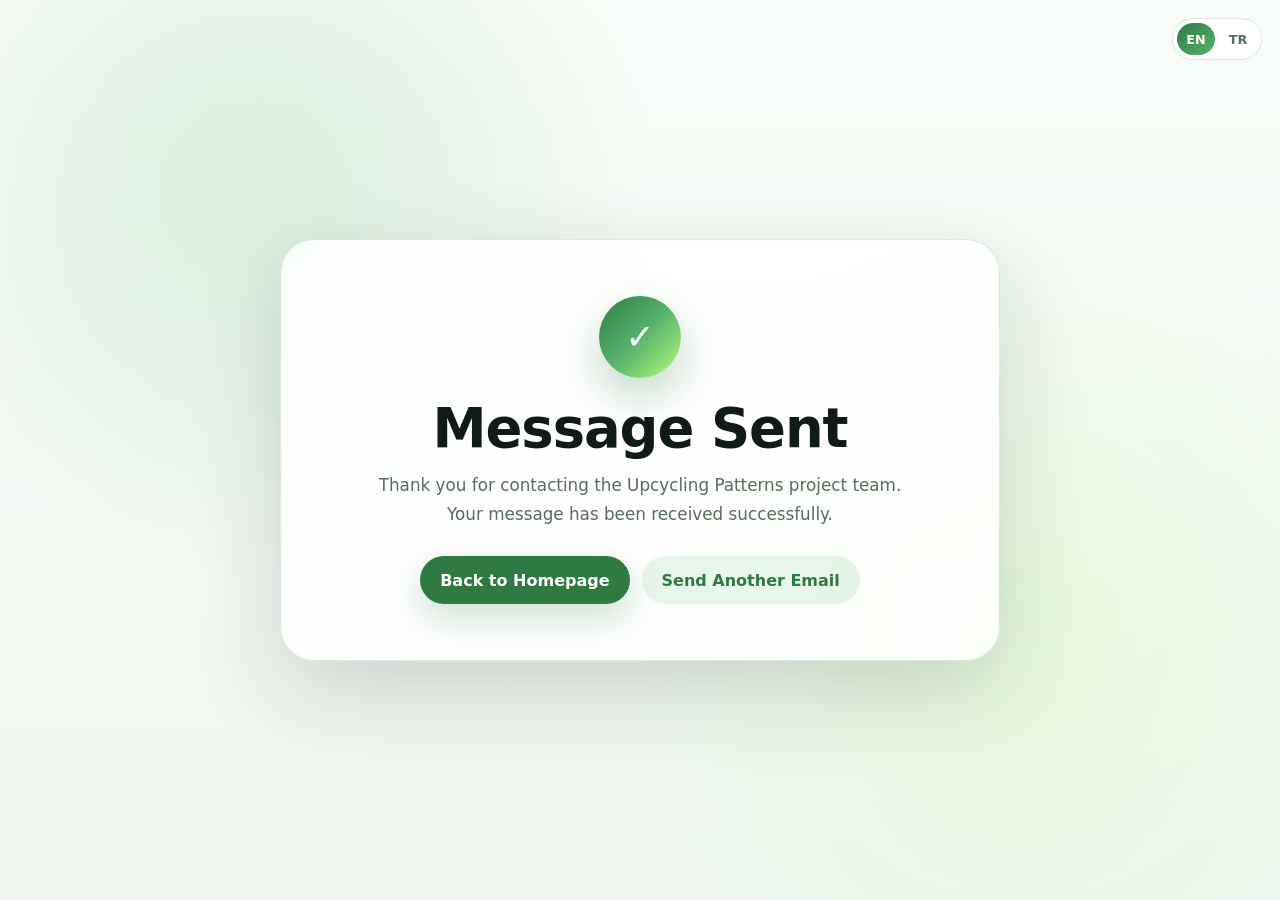
<file: success.html>
<!DOCTYPE html>
<html lang="en" dir="ltr">
<head>
    <meta charset="UTF-8" />
    <meta http-equiv="X-UA-Compatible" content="IE=edge" />
    <meta name="viewport" content="width=device-width, initial-scale=1.0, viewport-fit=cover" />

    <title id="pageTitle">Message Sent | Upcycling Patterns</title>
    <meta
            id="metaDescription"
            name="description"
            content="Your message has been sent successfully to the Upcycling Patterns project team."
    />

    <meta name="robots" content="noindex, follow" />
    <meta name="googlebot" content="noindex, follow" />

    <meta name="theme-color" content="#2f7a43" media="(prefers-color-scheme: light)" />
    <meta name="theme-color" content="#0f1912" media="(prefers-color-scheme: dark)" />
    <meta name="color-scheme" content="light dark" />
    <meta name="referrer" content="strict-origin-when-cross-origin" />
    <meta name="format-detection" content="telephone=no, email=no, address=no" />
    <meta name="application-name" content="Upcycling Patterns" />
    <meta name="apple-mobile-web-app-title" content="UpCyc" />

    <meta http-equiv="X-Content-Type-Options" content="nosniff" />
    <meta http-equiv="Referrer-Policy" content="strict-origin-when-cross-origin" />

    <link rel="alternate" hreflang="en" href="https://upcyclingpatterns.com/success.html" />
    <link rel="alternate" hreflang="tr" href="https://upcyclingpatterns.com/success.html?lang=tr" />
    <link rel="alternate" hreflang="x-default" href="https://upcyclingpatterns.com/success.html" />

    <link rel="icon" href="/favicon.ico" sizes="any" />
    <link rel="icon" type="image/png" sizes="32x32" href="/images/favicon.png" />
    <link rel="apple-touch-icon" sizes="180x180" href="/apple-touch-icon.png" />
    <link rel="manifest" href="/manifest.webmanifest" />

    <!-- Early theme detection (no FOUC) — syncs with main site's siteTheme key -->
    <script>
        (function () {
            try {
                var saved = localStorage.getItem("siteTheme");
                var prefersDark = window.matchMedia &&
                    window.matchMedia("(prefers-color-scheme: dark)").matches;
                var theme = (saved === "dark" || saved === "light")
                    ? saved
                    : (prefersDark ? "dark" : "light");
                document.documentElement.setAttribute("data-theme", theme);
            } catch (e) {
                document.documentElement.setAttribute("data-theme", "light");
            }
        })();
    </script>

    <style>
        :root {
            --primary: #2f7a43;
            --primary-light: #57b26c;
            --accent: #b8ff7a;
            --text-main: #0f1b14;
            --text-soft: #5a6b60;
            --bg-1: #f8fcf8;
            --bg-2: #eef6ef;
            --card: rgba(255, 255, 255, 0.82);
            --border: rgba(47, 122, 67, 0.16);
            --shadow: 0 30px 90px rgba(15, 27, 20, 0.16);
        }

        html[data-theme="dark"] {
            --text-main: #f0f7f1;
            --text-soft: #b8c5bb;
            --bg-1: #0a120d;
            --bg-2: #0f1912;
            --card: rgba(20, 32, 24, 0.84);
            --border: rgba(184, 255, 122, 0.14);
            --shadow: 0 30px 90px rgba(0, 0, 0, 0.5);
        }

        @media (prefers-color-scheme: dark) {
            :root:not([data-theme="light"]) {
                --text-main: #f0f7f1;
                --text-soft: #b8c5bb;
                --bg-1: #0a120d;
                --bg-2: #0f1912;
                --card: rgba(20, 32, 24, 0.84);
                --border: rgba(184, 255, 122, 0.14);
                --shadow: 0 30px 90px rgba(0, 0, 0, 0.5);
            }
        }

        *,
        *::before,
        *::after {
            box-sizing: border-box;
        }

        body {
            min-height: 100vh;
            margin: 0;
            display: grid;
            place-items: center;
            padding: 24px;
            font-family: Inter, system-ui, -apple-system, BlinkMacSystemFont, "Segoe UI", sans-serif;
            color: var(--text-main);
            background:
                    radial-gradient(circle at 20% 20%, rgba(87, 178, 108, 0.18), transparent 32%),
                    radial-gradient(circle at 80% 70%, rgba(184, 255, 122, 0.18), transparent 34%),
                    linear-gradient(180deg, var(--bg-1), var(--bg-2));
            -webkit-font-smoothing: antialiased;
            -moz-osx-font-smoothing: grayscale;
        }

        html[data-theme="dark"] body {
            background:
                    radial-gradient(circle at 20% 20%, rgba(87, 178, 108, 0.10), transparent 32%),
                    radial-gradient(circle at 80% 70%, rgba(184, 255, 122, 0.08), transparent 34%),
                    linear-gradient(180deg, var(--bg-1), var(--bg-2));
        }

        .lang-switch {
            position: fixed;
            top: 18px;
            right: 18px;
            display: inline-flex;
            gap: 4px;
            padding: 4px;
            border-radius: 999px;
            background: var(--card);
            border: 1px solid var(--border);
            backdrop-filter: blur(12px);
            -webkit-backdrop-filter: blur(12px);
            z-index: 10;
        }

        .lang-btn {
            min-width: 38px;
            height: 32px;
            border: none;
            border-radius: 999px;
            background: transparent;
            color: var(--text-soft);
            font-size: 0.8rem;
            font-weight: 900;
            cursor: pointer;
            font-family: inherit;
            transition: background 0.2s ease, color 0.2s ease;
        }

        .lang-btn:hover {
            color: var(--primary);
        }

        .lang-btn.active {
            color: #fff;
            background: linear-gradient(135deg, var(--primary), var(--primary-light));
        }

        .card {
            width: min(720px, 100%);
            padding: clamp(28px, 6vw, 56px);
            border: 1px solid var(--border);
            border-radius: 34px;
            background: var(--card);
            box-shadow: var(--shadow);
            text-align: center;
            backdrop-filter: blur(22px);
            -webkit-backdrop-filter: blur(22px);
        }

        .icon {
            width: 82px;
            height: 82px;
            display: grid;
            place-items: center;
            margin: 0 auto 22px;
            border-radius: 50%;
            color: white;
            font-size: 2.2rem;
            background: linear-gradient(135deg, var(--primary), var(--primary-light), var(--accent));
            box-shadow: 0 18px 42px rgba(47, 122, 67, 0.28);
        }

        h1 {
            margin: 0 0 14px;
            font-size: clamp(2rem, 6vw, 3.4rem);
            line-height: 1.05;
            letter-spacing: -0.02em;
        }

        p {
            margin: 0 auto 28px;
            max-width: 560px;
            color: var(--text-soft);
            font-size: 1.05rem;
            line-height: 1.7;
        }

        .actions {
            display: flex;
            justify-content: center;
            flex-wrap: wrap;
            gap: 12px;
        }

        a {
            display: inline-flex;
            align-items: center;
            justify-content: center;
            min-height: 48px;
            padding: 12px 20px;
            border-radius: 999px;
            font-weight: 800;
            color: white;
            text-decoration: none;
            background: var(--primary);
            box-shadow: 0 14px 34px rgba(47, 122, 67, 0.22);
            transition: transform 0.25s ease, box-shadow 0.25s ease;
        }

        a:hover {
            transform: translateY(-2px);
            box-shadow: 0 18px 40px rgba(47, 122, 67, 0.32);
        }

        a:focus-visible {
            outline: 3px solid rgba(87, 178, 108, 0.45);
            outline-offset: 3px;
        }

        a.secondary {
            color: var(--primary);
            background: rgba(87, 178, 108, 0.12);
            box-shadow: none;
        }

        a.secondary:hover {
            background: rgba(87, 178, 108, 0.18);
            box-shadow: 0 12px 28px rgba(47, 122, 67, 0.18);
        }

        html[data-theme="dark"] a.secondary {
            color: var(--accent);
            background: rgba(184, 255, 122, 0.10);
        }

        html[data-theme="dark"] a.secondary:hover {
            background: rgba(184, 255, 122, 0.16);
        }

        @media (prefers-reduced-motion: reduce) {
            *,
            *::before,
            *::after {
                animation-duration: 0.01ms !important;
                transition-duration: 0.01ms !important;
            }

            a:hover {
                transform: none;
            }
        }

        @media print {
            .lang-switch,
            .actions {
                display: none !important;
            }

            .card {
                box-shadow: none !important;
                border: 1px solid #ccc !important;
                background: #fff !important;
            }
        }
    </style>
</head>

<body>
<div class="lang-switch" role="group" aria-label="Language Switcher">
    <button type="button" class="lang-btn active" data-lang="en" aria-pressed="true" aria-label="Switch to English">EN</button>
    <button type="button" class="lang-btn" data-lang="tr" aria-pressed="false" aria-label="Türkçe'ye geç">TR</button>
</div>

<main class="card" role="main">
    <div class="icon" aria-hidden="true">✓</div>
    <h1 id="title">Message Sent</h1>
    <p id="message">
        Thank you for contacting the Upcycling Patterns project team. Your message has been received successfully.
    </p>
    <div class="actions">
        <a href="/" id="backHome">Back to Homepage</a>
        <a class="secondary" href="mailto:upcyclingpatterns@gmail.com" id="anotherEmail">Send Another Email</a>
    </div>
</main>

<script>
    (function () {
        "use strict";

        var SUPPORTED = ["en", "tr"];
        var DEFAULT_LANG = "en";
        var STORAGE_KEY = "siteLanguage";

        var dict = {
            en: {
                pageTitle: "Message Sent | Upcycling Patterns",
                metaDescription: "Your message has been sent successfully to the Upcycling Patterns project team.",
                title: "Message Sent",
                message: "Thank you for contacting the Upcycling Patterns project team. Your message has been received successfully.",
                backHome: "Back to Homepage",
                anotherEmail: "Send Another Email"
            },
            tr: {
                pageTitle: "Mesajınız Gönderildi | Upcycling Patterns",
                metaDescription: "Mesajınız Upcycling Patterns proje ekibine başarıyla gönderildi.",
                title: "Mesajınız Gönderildi",
                message: "Upcycling Patterns proje ekibiyle iletişime geçtiğiniz için teşekkür ederiz. Mesajınız başarıyla alındı.",
                backHome: "Ana Sayfaya Dön",
                anotherEmail: "Başka E-posta Gönder"
            }
        };

        function safeGet(k) { try { return localStorage.getItem(k); } catch (e) { return null; } }
        function safeSet(k, v) { try { localStorage.setItem(k, v); } catch (e) {} }

        function detectLang() {
            try {
                var p = new URLSearchParams(window.location.search).get("lang");
                if (p && SUPPORTED.indexOf(p.toLowerCase()) !== -1) return p.toLowerCase();
            } catch (e) {}
            var s = safeGet(STORAGE_KEY);
            if (s && SUPPORTED.indexOf(s) !== -1) return s;
            var n = ((navigator.language || navigator.userLanguage || "en") + "").toLowerCase();
            return n.indexOf("tr") === 0 ? "tr" : DEFAULT_LANG;
        }

        function setText(id, value) {
            var el = document.getElementById(id);
            if (el && typeof value === "string") el.textContent = value;
        }

        function setMeta(sel, attr, value) {
            var el = document.querySelector(sel);
            if (el && typeof value === "string") el.setAttribute(attr, value);
        }

        function applyLang(lang) {
            var L = SUPPORTED.indexOf(lang) !== -1 ? lang : DEFAULT_LANG;
            var d = dict[L];

            document.documentElement.lang = L;
            document.title = d.pageTitle;

            setMeta('#metaDescription', 'content', d.metaDescription);

            setText("title", d.title);
            setText("message", d.message);
            setText("backHome", d.backHome);
            setText("anotherEmail", d.anotherEmail);

            // If TR, also update the homepage link to keep the user on /tr/
            var backHomeLink = document.getElementById("backHome");
            if (backHomeLink) {
                backHomeLink.setAttribute("href", L === "tr" ? "/tr/" : "/");
            }

            var btns = document.querySelectorAll(".lang-btn");
            for (var i = 0; i < btns.length; i++) {
                var active = btns[i].getAttribute("data-lang") === L;
                btns[i].classList.toggle("active", active);
                btns[i].setAttribute("aria-pressed", active ? "true" : "false");
            }

            safeSet(STORAGE_KEY, L);
        }

        function bind() {
            var btns = document.querySelectorAll(".lang-btn");
            for (var i = 0; i < btns.length; i++) {
                (function (btn) {
                    btn.addEventListener("click", function () {
                        applyLang(btn.getAttribute("data-lang"));
                    });
                })(btns[i]);
            }

            window.addEventListener("storage", function (e) {
                if (e.key === STORAGE_KEY && e.newValue && SUPPORTED.indexOf(e.newValue) !== -1) {
                    applyLang(e.newValue);
                }
                if (e.key === "siteTheme" && (e.newValue === "dark" || e.newValue === "light")) {
                    document.documentElement.setAttribute("data-theme", e.newValue);
                }
            });
        }

        function init() {
            applyLang(detectLang());
            bind();
        }

        if (document.readyState === "loading") {
            document.addEventListener("DOMContentLoaded", init, { once: true });
        } else {
            init();
        }
    })();
</script>
</body>
</html>
</file>
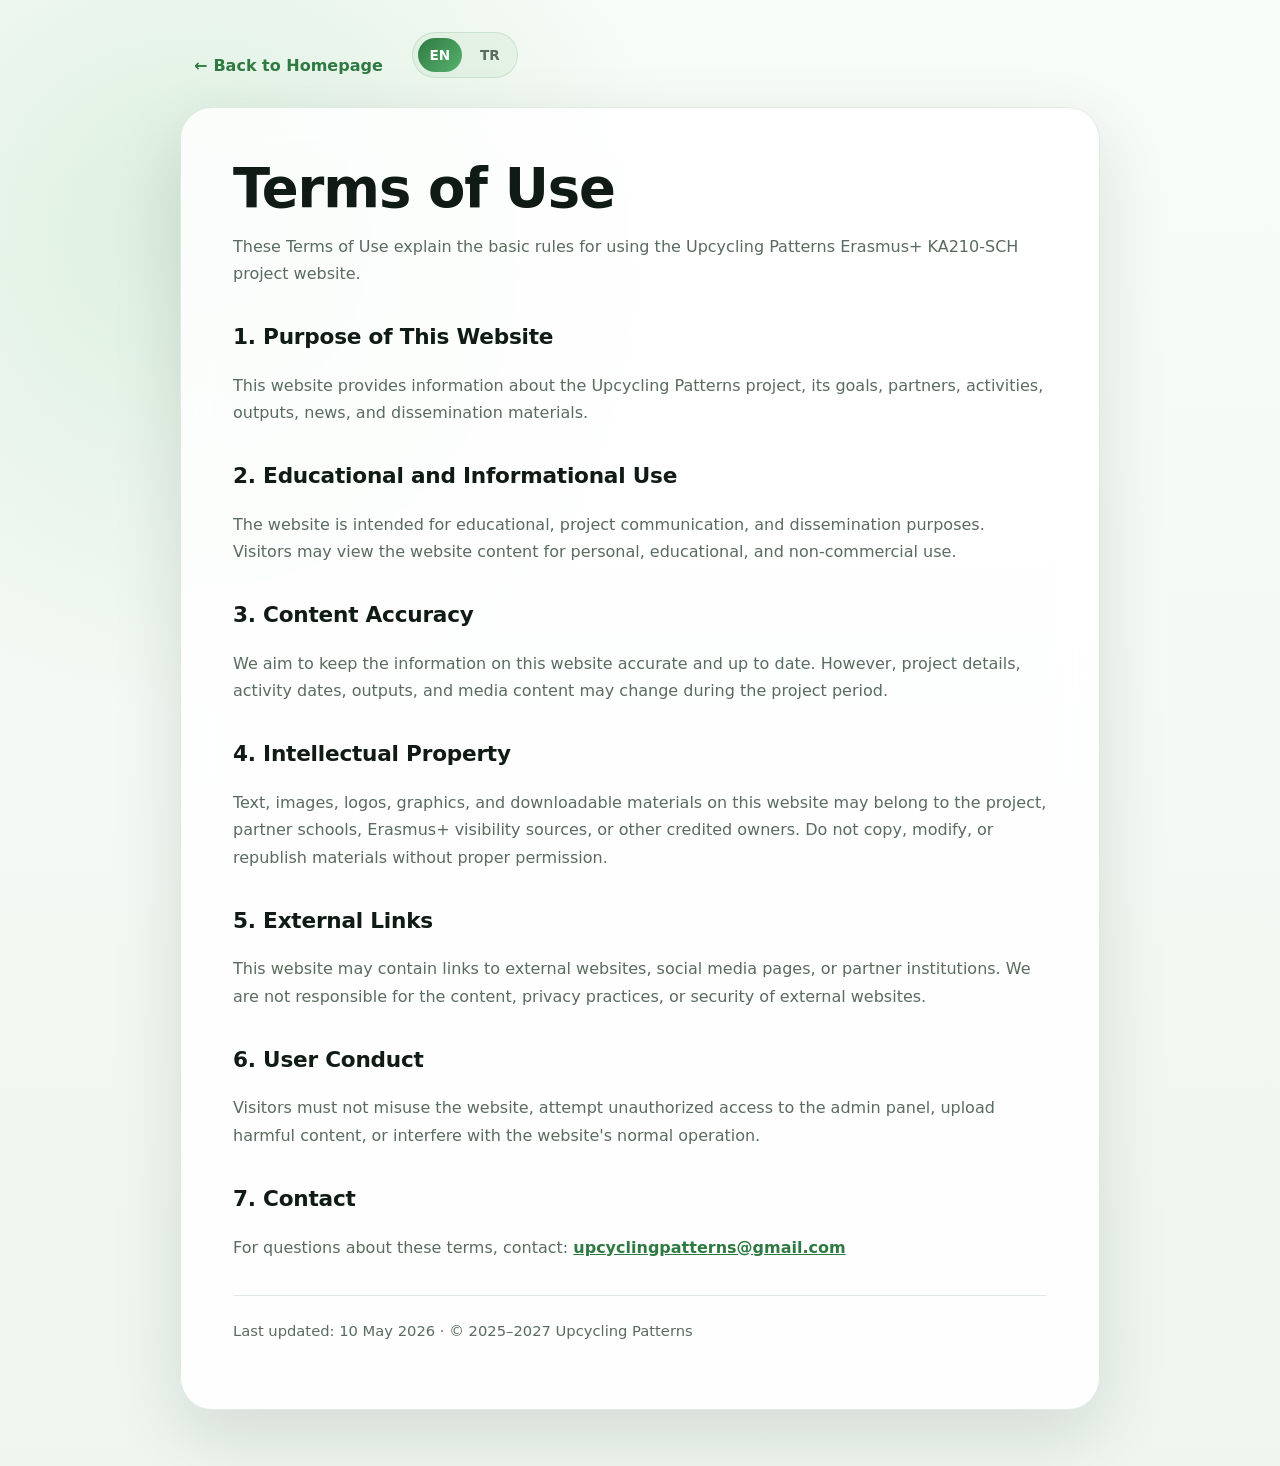
<file: terms.html>
<!DOCTYPE html>
<html lang="en" dir="ltr">
<head>
    <meta charset="UTF-8" />
    <meta http-equiv="X-UA-Compatible" content="IE=edge" />
    <meta name="viewport" content="width=device-width, initial-scale=1.0, viewport-fit=cover" />

    <title id="pageTitle">Terms of Use | Upcycling Patterns</title>
    <meta
            id="metaDescription"
            name="description"
            content="Terms of use for the Upcycling Patterns Erasmus+ KA210-SCH project website."
    />

    <meta name="robots" content="index, follow" />
    <meta name="googlebot" content="index, follow" />
    <meta name="bingbot" content="index, follow" />

    <meta name="theme-color" content="#2f7a43" media="(prefers-color-scheme: light)" />
    <meta name="theme-color" content="#0f1912" media="(prefers-color-scheme: dark)" />
    <meta name="color-scheme" content="light dark" />
    <meta name="referrer" content="strict-origin-when-cross-origin" />
    <meta name="format-detection" content="telephone=no, email=no, address=no" />
    <meta name="application-name" content="Upcycling Patterns" />
    <meta name="apple-mobile-web-app-title" content="UpCyc" />

    <!-- Defence-in-depth headers (real ones live in netlify.toml) -->
    <meta http-equiv="X-Content-Type-Options" content="nosniff" />
    <meta http-equiv="Referrer-Policy" content="strict-origin-when-cross-origin" />

    <link rel="canonical" href="https://upcyclingpatterns.com/terms.html" />
    <link rel="alternate" hreflang="en" href="https://upcyclingpatterns.com/terms.html" />
    <link rel="alternate" hreflang="tr" href="https://upcyclingpatterns.com/terms.html?lang=tr" />
    <link rel="alternate" hreflang="x-default" href="https://upcyclingpatterns.com/terms.html" />

    <link rel="icon" href="/favicon.ico" sizes="any" />
    <link rel="icon" type="image/png" sizes="32x32" href="/images/favicon.png" />
    <link rel="apple-touch-icon" sizes="180x180" href="/apple-touch-icon.png" />
    <link rel="manifest" href="/manifest.webmanifest" />

    <!-- Open Graph / Twitter -->
    <meta property="og:type" content="article" />
    <meta property="og:title" content="Terms of Use | Upcycling Patterns" />
    <meta property="og:description" content="Basic rules for using the Upcycling Patterns Erasmus+ project website." />
    <meta property="og:url" content="https://upcyclingpatterns.com/terms.html" />
    <meta property="og:site_name" content="Upcycling Patterns" />
    <meta property="og:image" content="https://upcyclingpatterns.com/og-image.png" />
    <meta property="og:image:width" content="1200" />
    <meta property="og:image:height" content="630" />
    <meta property="og:locale" content="en_US" />
    <meta property="og:locale:alternate" content="tr_TR" />

    <meta name="twitter:card" content="summary_large_image" />
    <meta name="twitter:title" content="Terms of Use | Upcycling Patterns" />
    <meta name="twitter:description" content="Basic rules for using the Upcycling Patterns Erasmus+ project website." />
    <meta name="twitter:image" content="https://upcyclingpatterns.com/og-image.png" />

    <!-- Early theme detection (no FOUC) — syncs with main site's siteTheme key -->
    <script>
        (function () {
            try {
                var saved = localStorage.getItem("siteTheme");
                var prefersDark = window.matchMedia &&
                    window.matchMedia("(prefers-color-scheme: dark)").matches;
                var theme = (saved === "dark" || saved === "light")
                    ? saved
                    : (prefersDark ? "dark" : "light");
                document.documentElement.setAttribute("data-theme", theme);
            } catch (e) {
                document.documentElement.setAttribute("data-theme", "light");
            }
        })();
    </script>

    <style>
        :root {
            --primary: #2f7a43;
            --primary-light: #57b26c;
            --accent: #b8ff7a;
            --text-main: #0f1b14;
            --text-soft: #5a6b60;
            --bg-1: #f8fcf8;
            --bg-2: #eef6ef;
            --card: rgba(255, 255, 255, 0.84);
            --border: rgba(47, 122, 67, 0.14);
            --shadow: 0 24px 70px rgba(15, 27, 20, 0.12);
        }

        html[data-theme="dark"] {
            --text-main: #f0f7f1;
            --text-soft: #b8c5bb;
            --bg-1: #0a120d;
            --bg-2: #0f1912;
            --card: rgba(20, 32, 24, 0.84);
            --border: rgba(184, 255, 122, 0.14);
            --shadow: 0 24px 70px rgba(0, 0, 0, 0.4);
        }

        @media (prefers-color-scheme: dark) {
            :root:not([data-theme="light"]) {
                --text-main: #f0f7f1;
                --text-soft: #b8c5bb;
                --bg-1: #0a120d;
                --bg-2: #0f1912;
                --card: rgba(20, 32, 24, 0.84);
                --border: rgba(184, 255, 122, 0.14);
                --shadow: 0 24px 70px rgba(0, 0, 0, 0.4);
            }
        }

        *,
        *::before,
        *::after {
            box-sizing: border-box;
        }

        body {
            margin: 0;
            padding: 32px 16px 56px;
            font-family: Inter, system-ui, -apple-system, BlinkMacSystemFont, "Segoe UI", sans-serif;
            color: var(--text-main);
            background:
                    radial-gradient(circle at 15% 15%, rgba(87, 178, 108, 0.16), transparent 30%),
                    linear-gradient(180deg, var(--bg-1), var(--bg-2));
            line-height: 1.7;
            -webkit-font-smoothing: antialiased;
            -moz-osx-font-smoothing: grayscale;
        }

        html[data-theme="dark"] body {
            background:
                    radial-gradient(circle at 15% 15%, rgba(87, 178, 108, 0.08), transparent 30%),
                    linear-gradient(180deg, var(--bg-1), var(--bg-2));
        }

        .page {
            width: min(920px, 100%);
            margin: 0 auto;
        }

        .top-link {
            display: inline-flex;
            align-items: center;
            gap: 6px;
            margin-bottom: 20px;
            color: var(--primary);
            font-weight: 800;
            text-decoration: none;
            padding: 8px 14px;
            border-radius: 999px;
            transition: background 0.25s ease;
        }

        .top-link:hover,
        .top-link:focus-visible {
            background: rgba(87, 178, 108, 0.12);
            outline: none;
        }

        .top-link:focus-visible {
            box-shadow: 0 0 0 3px rgba(87, 178, 108, 0.35);
        }

        .lang-switch {
            display: inline-flex;
            gap: 6px;
            margin-bottom: 22px;
            margin-left: 10px;
            padding: 5px;
            border-radius: 999px;
            background: rgba(87, 178, 108, 0.08);
            border: 1px solid var(--border);
            vertical-align: middle;
        }

        .lang-btn {
            min-width: 44px;
            height: 34px;
            border: none;
            border-radius: 999px;
            background: transparent;
            color: var(--text-soft);
            font-size: 0.85rem;
            font-weight: 900;
            cursor: pointer;
            font-family: inherit;
            transition: background 0.2s ease, color 0.2s ease;
        }

        .lang-btn:hover {
            color: var(--primary);
            background: rgba(255, 255, 255, 0.6);
        }

        .lang-btn.active {
            color: #fff;
            background: linear-gradient(135deg, var(--primary), var(--primary-light));
        }

        .card {
            padding: clamp(26px, 5vw, 52px);
            border: 1px solid var(--border);
            border-radius: 32px;
            background: var(--card);
            box-shadow: var(--shadow);
            backdrop-filter: blur(20px);
            -webkit-backdrop-filter: blur(20px);
        }

        h1 {
            margin: 0 0 16px;
            font-size: clamp(2rem, 6vw, 3.4rem);
            line-height: 1.05;
            letter-spacing: -0.02em;
        }

        h2 {
            margin: 32px 0 10px;
            font-size: 1.35rem;
            letter-spacing: -0.01em;
        }

        p,
        li {
            color: var(--text-soft);
        }

        ul {
            padding-left: 22px;
        }

        li + li {
            margin-top: 6px;
        }

        a {
            color: var(--primary);
            font-weight: 700;
        }

        a:focus-visible {
            outline: 3px solid rgba(87, 178, 108, 0.45);
            outline-offset: 3px;
            border-radius: 4px;
        }

        .footer-note {
            margin-top: 34px;
            padding-top: 22px;
            border-top: 1px solid var(--border);
            color: var(--text-soft);
            font-size: 0.92rem;
        }

        @media (prefers-reduced-motion: reduce) {
            *,
            *::before,
            *::after {
                animation-duration: 0.01ms !important;
                transition-duration: 0.01ms !important;
            }
        }

        @media print {
            .top-link,
            .lang-switch {
                display: none !important;
            }

            .card {
                box-shadow: none !important;
                border: 1px solid #ccc !important;
            }
        }
    </style>
</head>

<body>
<main class="page">
    <a class="top-link" href="/" id="topLink">
        <span aria-hidden="true">←</span>
        <span id="topLinkText">Back to Homepage</span>
    </a>

    <div class="lang-switch" role="group" aria-label="Language Switcher">
        <button type="button" class="lang-btn active" data-lang="en" aria-pressed="true" aria-label="Switch to English">EN</button>
        <button type="button" class="lang-btn" data-lang="tr" aria-pressed="false" aria-label="Türkçe'ye geç">TR</button>
    </div>

    <article class="card">
        <h1 id="title">Terms of Use</h1>

        <p id="intro">
            These Terms of Use explain the basic rules for using the Upcycling Patterns Erasmus+ KA210-SCH project website.
        </p>

        <h2 id="s1">1. Purpose of This Website</h2>
        <p id="s1p">
            This website provides information about the Upcycling Patterns project, its goals, partners, activities, outputs, news, and dissemination materials.
        </p>

        <h2 id="s2">2. Educational and Informational Use</h2>
        <p id="s2p">
            The website is intended for educational, project communication, and dissemination purposes. Visitors may view the website content for personal, educational, and non-commercial use.
        </p>

        <h2 id="s3">3. Content Accuracy</h2>
        <p id="s3p">
            We aim to keep the information on this website accurate and up to date. However, project details, activity dates, outputs, and media content may change during the project period.
        </p>

        <h2 id="s4">4. Intellectual Property</h2>
        <p id="s4p">
            Text, images, logos, graphics, and downloadable materials on this website may belong to the project, partner schools, Erasmus+ visibility sources, or other credited owners. Do not copy, modify, or republish materials without proper permission.
        </p>

        <h2 id="s5">5. External Links</h2>
        <p id="s5p">
            This website may contain links to external websites, social media pages, or partner institutions. We are not responsible for the content, privacy practices, or security of external websites.
        </p>

        <h2 id="s6">6. User Conduct</h2>
        <p id="s6p">
            Visitors must not misuse the website, attempt unauthorized access to the admin panel, upload harmful content, or interfere with the website's normal operation.
        </p>

        <h2 id="s7">7. Contact</h2>
        <p id="s7p">
            <span id="s7pText">For questions about these terms, contact:</span>
            <a href="mailto:upcyclingpatterns@gmail.com">upcyclingpatterns@gmail.com</a>
        </p>

        <p class="footer-note" id="footerNote">
            Last updated: 10 May 2026 · © 2025–2027 Upcycling Patterns
        </p>
    </article>
</main>

<script>
    (function () {
        "use strict";

        var SUPPORTED = ["en", "tr"];
        var DEFAULT_LANG = "en";
        var STORAGE_KEY = "siteLanguage";

        var dict = {
            en: {
                pageTitle: "Terms of Use | Upcycling Patterns",
                metaDescription: "Terms of use for the Upcycling Patterns Erasmus+ KA210-SCH project website.",
                ogLocale: "en_US",
                topLinkText: "Back to Homepage",
                title: "Terms of Use",
                intro: "These Terms of Use explain the basic rules for using the Upcycling Patterns Erasmus+ KA210-SCH project website.",
                s1: "1. Purpose of This Website",
                s1p: "This website provides information about the Upcycling Patterns project, its goals, partners, activities, outputs, news, and dissemination materials.",
                s2: "2. Educational and Informational Use",
                s2p: "The website is intended for educational, project communication, and dissemination purposes. Visitors may view the website content for personal, educational, and non-commercial use.",
                s3: "3. Content Accuracy",
                s3p: "We aim to keep the information on this website accurate and up to date. However, project details, activity dates, outputs, and media content may change during the project period.",
                s4: "4. Intellectual Property",
                s4p: "Text, images, logos, graphics, and downloadable materials on this website may belong to the project, partner schools, Erasmus+ visibility sources, or other credited owners. Do not copy, modify, or republish materials without proper permission.",
                s5: "5. External Links",
                s5p: "This website may contain links to external websites, social media pages, or partner institutions. We are not responsible for the content, privacy practices, or security of external websites.",
                s6: "6. User Conduct",
                s6p: "Visitors must not misuse the website, attempt unauthorized access to the admin panel, upload harmful content, or interfere with the website's normal operation.",
                s7: "7. Contact",
                s7pText: "For questions about these terms, contact:",
                footerNote: "Last updated: 10 May 2026 · © 2025–2027 Upcycling Patterns"
            },
            tr: {
                pageTitle: "Kullanım Koşulları | Upcycling Patterns",
                metaDescription: "Upcycling Patterns Erasmus+ KA210-SCH proje web sitesi için kullanım koşulları.",
                ogLocale: "tr_TR",
                topLinkText: "Ana Sayfaya Dön",
                title: "Kullanım Koşulları",
                intro: "Bu Kullanım Koşulları, Upcycling Patterns Erasmus+ KA210-SCH proje web sitesinin kullanımına ilişkin temel kuralları açıklar.",
                s1: "1. Bu Web Sitesinin Amacı",
                s1p: "Bu web sitesi; Upcycling Patterns projesi, hedefleri, ortakları, etkinlikleri, çıktıları, haberleri ve yaygınlaştırma materyalleri hakkında bilgi sağlar.",
                s2: "2. Eğitsel ve Bilgilendirici Kullanım",
                s2p: "Web sitesi; eğitim, proje iletişimi ve yaygınlaştırma amaçlarına yöneliktir. Ziyaretçiler, web sitesi içeriğini kişisel, eğitsel ve ticari olmayan kullanım için görüntüleyebilirler.",
                s3: "3. İçerik Doğruluğu",
                s3p: "Bu web sitesindeki bilgileri doğru ve güncel tutmayı amaçlıyoruz. Ancak proje detayları, etkinlik tarihleri, çıktılar ve medya içeriği proje süresince değişebilir.",
                s4: "4. Fikri Mülkiyet",
                s4p: "Bu web sitesindeki metinler, görseller, logolar, grafikler ve indirilebilir materyaller projeye, ortak okullara, Erasmus+ görünürlük kaynaklarına veya diğer kayıtlı sahiplere ait olabilir. Materyalleri uygun izin olmadan kopyalamayın, değiştirmeyin veya yeniden yayımlamayın.",
                s5: "5. Harici Bağlantılar",
                s5p: "Bu web sitesi harici web sitelerine, sosyal medya sayfalarına veya ortak kurumlara bağlantılar içerebilir. Harici web sitelerinin içeriğinden, gizlilik uygulamalarından veya güvenliğinden sorumlu değiliz.",
                s6: "6. Kullanıcı Davranışı",
                s6p: "Ziyaretçiler; web sitesini kötüye kullanamaz, yönetim paneline yetkisiz erişim girişiminde bulunamaz, zararlı içerik yükleyemez veya web sitesinin normal işleyişine müdahale edemez.",
                s7: "7. İletişim",
                s7pText: "Bu koşullar hakkındaki sorularınız için iletişime geçin:",
                footerNote: "Son güncelleme: 10 Mayıs 2026 · © 2025–2027 Upcycling Patterns"
            }
        };

        function safeGet(k) { try { return localStorage.getItem(k); } catch (e) { return null; } }
        function safeSet(k, v) { try { localStorage.setItem(k, v); } catch (e) {} }

        function detectLang() {
            try {
                var p = new URLSearchParams(window.location.search).get("lang");
                if (p && SUPPORTED.indexOf(p.toLowerCase()) !== -1) return p.toLowerCase();
            } catch (e) {}
            var s = safeGet(STORAGE_KEY);
            if (s && SUPPORTED.indexOf(s) !== -1) return s;
            var n = ((navigator.language || navigator.userLanguage || "en") + "").toLowerCase();
            return n.indexOf("tr") === 0 ? "tr" : DEFAULT_LANG;
        }

        function setText(id, value) {
            var el = document.getElementById(id);
            if (el && typeof value === "string") el.textContent = value;
        }

        function setMeta(sel, attr, value) {
            var el = document.querySelector(sel);
            if (el && typeof value === "string") el.setAttribute(attr, value);
        }

        function applyLang(lang) {
            var L = SUPPORTED.indexOf(lang) !== -1 ? lang : DEFAULT_LANG;
            var d = dict[L];

            document.documentElement.lang = L;
            document.title = d.pageTitle;

            setMeta('#metaDescription', 'content', d.metaDescription);
            setMeta('meta[property="og:title"]', 'content', d.pageTitle);
            setMeta('meta[property="og:description"]', 'content', d.metaDescription);
            setMeta('meta[property="og:locale"]', 'content', d.ogLocale);
            setMeta('meta[name="twitter:title"]', 'content', d.pageTitle);
            setMeta('meta[name="twitter:description"]', 'content', d.metaDescription);

            setText("topLinkText", d.topLinkText);
            setText("title", d.title);
            setText("intro", d.intro);
            setText("s1", d.s1);
            setText("s1p", d.s1p);
            setText("s2", d.s2);
            setText("s2p", d.s2p);
            setText("s3", d.s3);
            setText("s3p", d.s3p);
            setText("s4", d.s4);
            setText("s4p", d.s4p);
            setText("s5", d.s5);
            setText("s5p", d.s5p);
            setText("s6", d.s6);
            setText("s6p", d.s6p);
            setText("s7", d.s7);
            setText("s7pText", d.s7pText);
            setText("footerNote", d.footerNote);

            var btns = document.querySelectorAll(".lang-btn");
            for (var i = 0; i < btns.length; i++) {
                var active = btns[i].getAttribute("data-lang") === L;
                btns[i].classList.toggle("active", active);
                btns[i].setAttribute("aria-pressed", active ? "true" : "false");
            }

            safeSet(STORAGE_KEY, L);
        }

        function bind() {
            var btns = document.querySelectorAll(".lang-btn");
            for (var i = 0; i < btns.length; i++) {
                (function (btn) {
                    btn.addEventListener("click", function () {
                        applyLang(btn.getAttribute("data-lang"));
                    });
                })(btns[i]);
            }

            window.addEventListener("storage", function (e) {
                if (e.key === STORAGE_KEY && e.newValue && SUPPORTED.indexOf(e.newValue) !== -1) {
                    applyLang(e.newValue);
                }
                if (e.key === "siteTheme" && (e.newValue === "dark" || e.newValue === "light")) {
                    document.documentElement.setAttribute("data-theme", e.newValue);
                }
            });
        }

        function init() {
            applyLang(detectLang());
            bind();
        }

        if (document.readyState === "loading") {
            document.addEventListener("DOMContentLoaded", init, { once: true });
        } else {
            init();
        }
    })();
</script>
</body>
</html>
</file>
